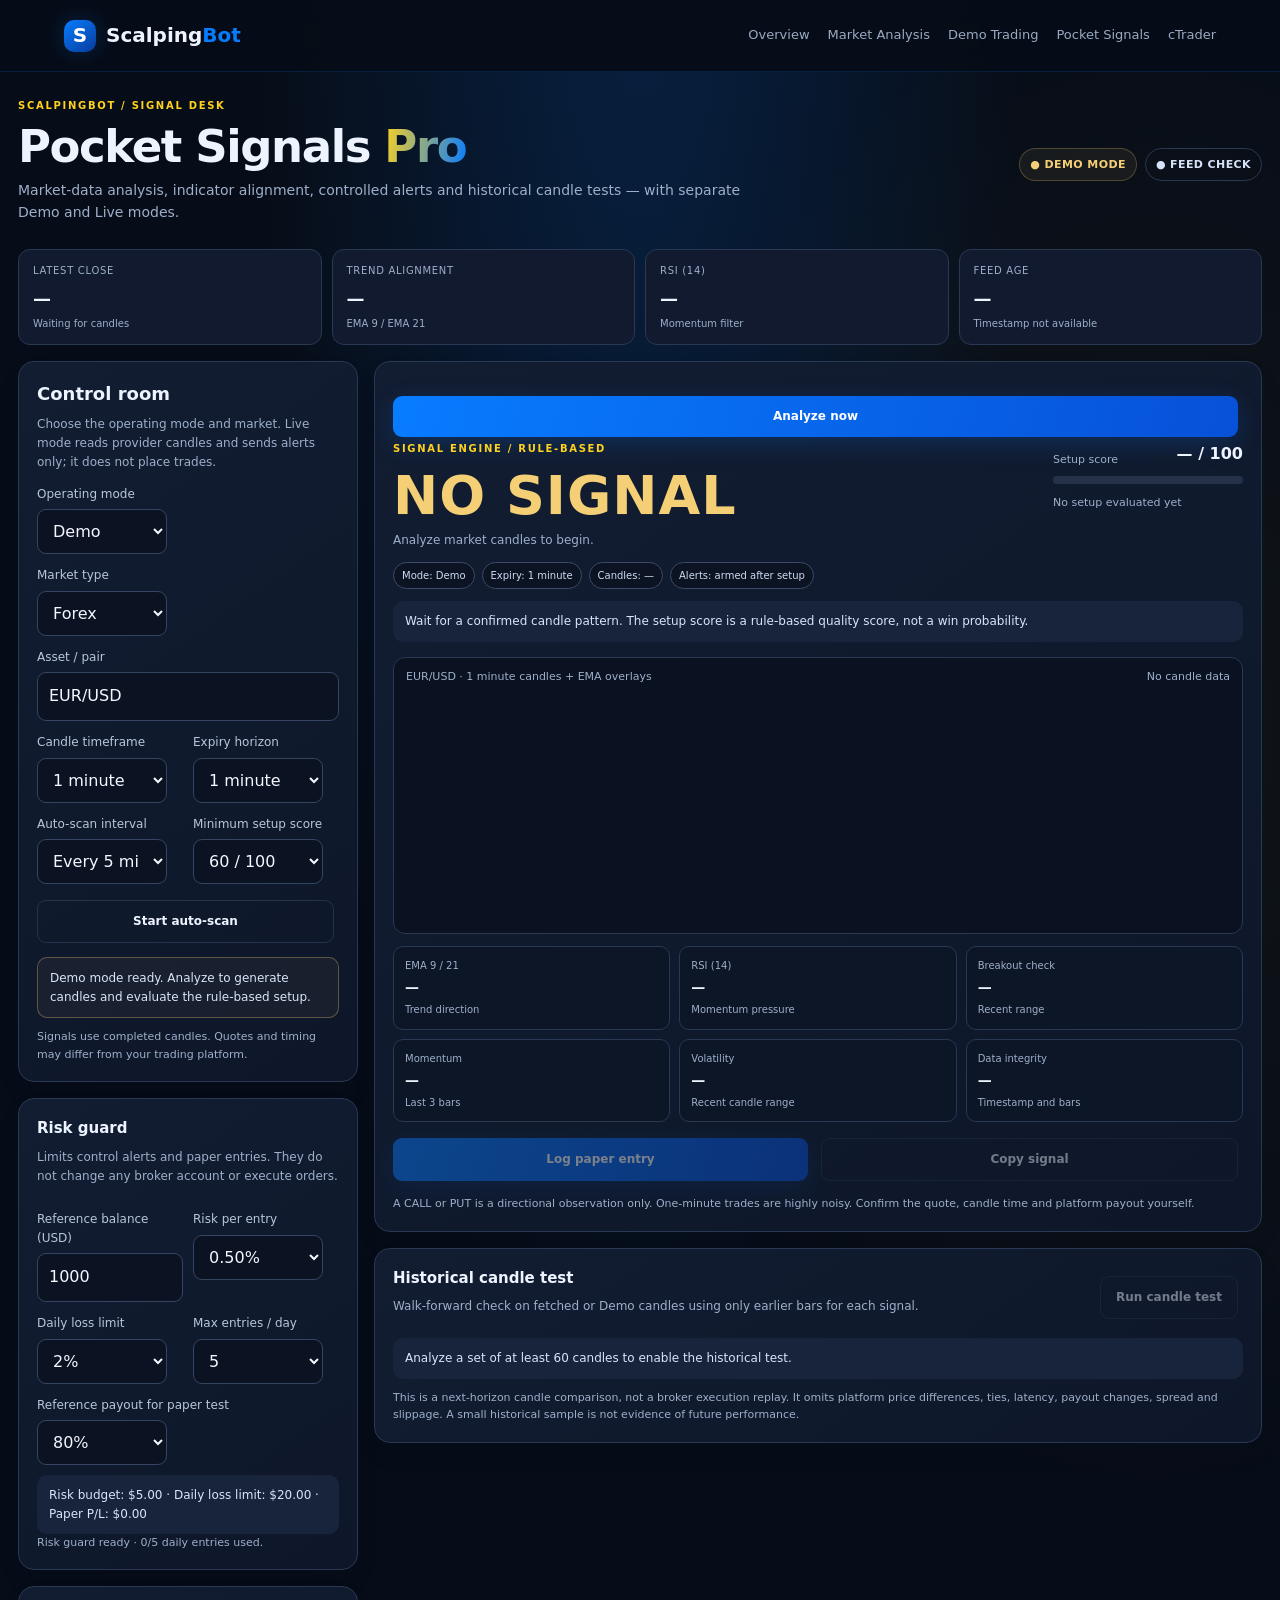
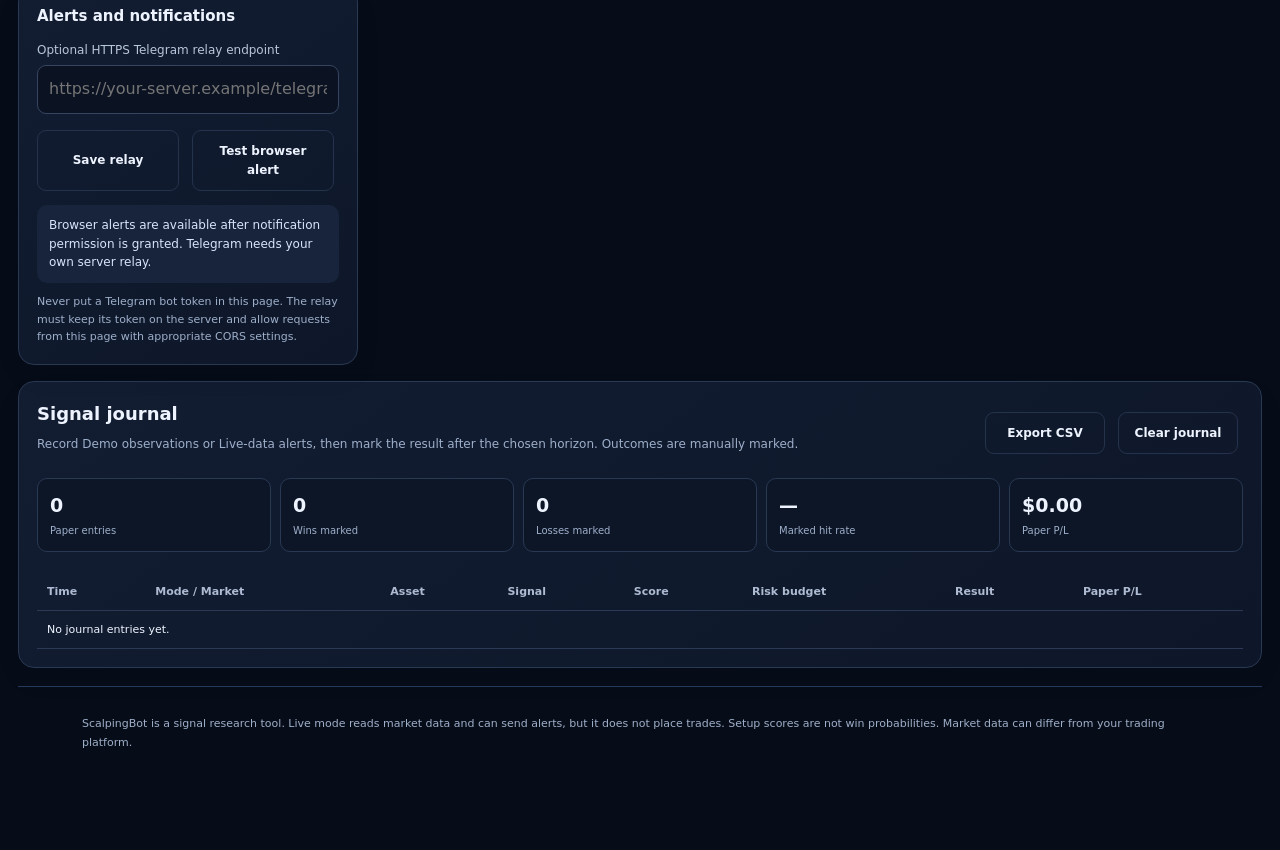
<file: pocket-signals.html>
<!doctype html>
<html lang="en">
<head>
<meta charset="utf-8">
<meta name="viewport" content="width=device-width,initial-scale=1">
<meta name="theme-color" content="#0b1020">
<meta name="description" content="ScalpingBot Pocket Signals: Demo research and Live forex market-data analysis with risk controls and historical candle testing.">
<title>Pocket Signals | ScalpingBot</title>
<link rel="stylesheet" href="styles.css?v=blue-yellow-theme-4">
<style>
:root{--sig-panel:#111a2e;--sig-border:#293853;--sig-muted:#9eafca;--sig-green:#42d6ad;--sig-red:#ff8585;--sig-gold:#f5cf75}
.signal-shell{max-width:1440px;margin:26px auto 70px;padding:0 18px}
.signal-hero{display:flex;justify-content:space-between;align-items:center;gap:20px;flex-wrap:wrap;margin-bottom:18px}
.signal-hero h1{font-size:clamp(30px,4vw,45px);line-height:1.12;margin:8px 0;letter-spacing:-1.4px}
.signal-hero p{color:var(--sig-muted);margin:8px 0;max-width:760px;font-size:14px}
.signal-badges{display:flex;gap:8px;flex-wrap:wrap;align-items:center}
.signal-badge{display:inline-flex;align-items:center;gap:7px;border:1px solid var(--sig-border);border-radius:999px;padding:7px 10px;font-size:11px;font-weight:800;letter-spacing:.4px}
.signal-badge.demo{color:var(--sig-gold);background:#f5cf7510;border-color:#f5cf7540}
.signal-badge.live{color:var(--sig-green);background:#42d6ad10;border-color:#42d6ad40}
.signal-badge.neutral{color:#d6e2f7}
.signal-layout{display:grid;grid-template-columns:minmax(260px,340px) minmax(0,1fr);gap:16px;align-items:start}
.signal-stack{display:grid;gap:16px;min-width:0}
.signal-card{background:linear-gradient(145deg,#121d32,#0e1729);border:1px solid var(--sig-border);border-radius:16px;padding:18px;color:#eef4ff;min-width:0;box-shadow:0 12px 30px #0000000a}
.signal-card h2,.signal-card h3{margin:0 0 12px}
.signal-card h2{font-size:18px}.signal-card h3{font-size:15px}
.signal-card .subhead{color:var(--sig-muted);font-size:12px;line-height:1.6;margin:-5px 0 12px}
.signal-card label{display:block;color:#b8c6dc;font-size:12px;margin:12px 0 6px}
.signal-card input,.signal-card select,.signal-card textarea{width:100%;box-sizing:border-box;border:1px solid #354561;border-radius:9px;background:#0b1222;color:#f4f7ff;padding:11px;font:inherit;min-width:0}
.signal-card input[type=checkbox]{width:auto;accent-color:var(--sig-green)}
.signal-card button{margin:4px 5px 4px 0}
.signal-card button:disabled{opacity:.45;cursor:not-allowed}
.signal-two{display:grid;grid-template-columns:1fr 1fr;gap:10px}
.signal-btnrow{display:flex;gap:8px;flex-wrap:wrap;margin-top:12px}
.signal-btnrow .btn{flex:1;min-width:120px}
.signal-note{font-size:11px;color:var(--sig-muted);line-height:1.6;margin:10px 0 0}
.signal-status{padding:11px 12px;border-radius:10px;background:#17243b;color:#d8e4fa;margin-top:10px;font-size:12px;line-height:1.55;overflow-wrap:anywhere}
.signal-status.good{border:1px solid #42d6ad50;background:#42d6ad0b}
.signal-status.warn{border:1px solid #f5cf7550;background:#f5cf750b}
.signal-status.bad{border:1px solid #ff858550;background:#ff85850b}
.signal-workhead{display:flex;justify-content:space-between;gap:15px;align-items:flex-start;flex-wrap:wrap}
.signal-side{font-size:clamp(32px,5vw,54px);line-height:1;font-weight:900;letter-spacing:1px;margin:13px 0 8px}
.signal-side.call{color:var(--sig-green)}.signal-side.put{color:var(--sig-red)}.signal-side.neutral{color:var(--sig-gold)}
.signal-meta{color:var(--sig-muted);font-size:12px}
.signal-meter{height:8px;background:#25324a;border-radius:999px;overflow:hidden;margin:8px 0}
.signal-meter span{display:block;height:100%;width:0;background:linear-gradient(90deg,#f5cf75,#42d6ad);transition:width .25s}
.signal-chiprow{display:flex;gap:7px;flex-wrap:wrap;margin:12px 0}
.signal-chip{font-size:10px;border:1px solid #3b4a66;border-radius:999px;padding:5px 8px;color:#cedbf0;background:#0c1424}
.signal-chart-wrap{margin-top:15px;border:1px solid var(--sig-border);border-radius:12px;padding:10px;background:#0a1221;overflow:hidden}
.signal-chart-title{display:flex;justify-content:space-between;gap:10px;flex-wrap:wrap;color:var(--sig-muted);font-size:11px;margin:0 2px 8px}
#priceChart{width:100%;height:230px;display:block}
.signal-metrics{display:grid;grid-template-columns:repeat(4,minmax(0,1fr));gap:10px;margin:0 0 16px}
.signal-metric{padding:13px 14px;border-radius:12px;border:1px solid var(--sig-border);background:#111a2e;min-width:0}
.signal-metric span{display:block;color:var(--sig-muted);font-size:10px;text-transform:uppercase;letter-spacing:.7px}
.signal-metric strong{display:block;font-size:18px;margin-top:6px;overflow-wrap:anywhere}
.signal-metric small{display:block;color:var(--sig-muted);font-size:10px;margin-top:3px}
.signal-indicators{display:grid;grid-template-columns:repeat(3,minmax(0,1fr));gap:9px;margin-top:12px}
.signal-indicator{border:1px solid var(--sig-border);border-radius:10px;background:#0d1627;padding:11px;min-width:0}
.signal-indicator span{display:block;font-size:10px;color:var(--sig-muted)}
.signal-indicator strong{display:block;font-size:14px;margin-top:4px;overflow-wrap:anywhere}
.signal-indicator small{display:block;font-size:10px;color:var(--sig-muted);margin-top:3px}
.signal-journal-top{display:flex;justify-content:space-between;align-items:center;gap:12px;flex-wrap:wrap}
.signal-statrow{display:grid;grid-template-columns:repeat(5,minmax(0,1fr));gap:9px;margin:12px 0}
.signal-stat{background:#0d1627;border:1px solid var(--sig-border);border-radius:10px;padding:12px;min-width:0}
.signal-stat strong{display:block;font-size:19px;overflow-wrap:anywhere}
.signal-stat span{display:block;font-size:10px;color:var(--sig-muted);margin-top:3px}
.signal-table-wrap{overflow-x:auto}
.signal-table{width:100%;border-collapse:collapse;margin-top:9px;min-width:710px}
.signal-table th,.signal-table td{text-align:left;padding:10px;border-bottom:1px solid #2b3954;font-size:11px;white-space:nowrap}
.signal-table th{color:#aebbd2;font-weight:700}
.signal-table td select{background:#0b1222;color:#f4f7ff;border:1px solid #354561;border-radius:7px;padding:6px;max-width:120px}
.signal-lock{font-size:11px;color:var(--sig-muted);line-height:1.55}
.signal-footer{margin:18px 0;color:var(--sig-muted);font-size:11px;line-height:1.7}
.signal-link{color:var(--sig-green);text-decoration:underline;text-underline-offset:3px}
.signal-inline{display:flex;gap:8px;align-items:center;flex-wrap:wrap}
.signal-inline label{display:flex;align-items:center;gap:7px;margin:8px 0}
.signal-divider{height:1px;background:var(--sig-border);margin:15px 0}
.analysis-loader{display:flex;align-items:center;gap:14px;padding:16px;border:1px solid #4773b8;border-radius:14px;background:linear-gradient(120deg,#102443,#111a2e);margin-bottom:14px}.analysis-spinner{width:34px;height:34px;flex:0 0 34px;border:4px solid #385173;border-top-color:#42d6ad;border-right-color:#1684ff;border-radius:50%;animation:signal-spin .8s linear infinite}.analysis-loader strong{display:block;font-size:14px}.analysis-loader p{margin:4px 0 0;color:var(--sig-muted);font-size:12px;line-height:1.5}.analysis-loader[hidden]{display:none!important}@keyframes signal-spin{to{transform:rotate(360deg)}}@media(prefers-reduced-motion:reduce){.analysis-spinner{animation:none;border-top-color:#42d6ad}}
[hidden]{display:none!important}
@media(max-width:980px){.signal-layout{grid-template-columns:minmax(240px,300px) minmax(0,1fr)}.signal-metrics{grid-template-columns:repeat(2,minmax(0,1fr))}.signal-statrow{grid-template-columns:repeat(3,minmax(0,1fr))}}
@media(max-width:720px){.signal-shell{padding:0 12px;margin-top:18px}.signal-layout{grid-template-columns:1fr}.signal-stack:first-child{order:2}.signal-stack:last-child{order:1}.signal-indicators{grid-template-columns:repeat(2,minmax(0,1fr))}.signal-statrow{grid-template-columns:repeat(2,minmax(0,1fr))}.signal-hero h1{font-size:32px}.signal-card{padding:14px}#priceChart{height:195px}}
@media(prefers-reduced-motion:reduce){.signal-meter span{transition:none}}
</style>
</head>
<body class="workspace-page">
<header class="topbar">
<a class="brand" href="index.html"><span class="brand-mark">S</span><span>Scalping<span class="accent">Bot</span></span></a>
<nav class="workspace-links signal-nav"><a href="dashboard.html">Overview</a><a href="market.html">Market Analysis</a><a href="demo.html">Demo Trading</a><a class="active" href="pocket-signals.html">Pocket Signals</a><a href="ctrader.html">cTrader</a></nav>
</header>
<main class="signal-shell">
<section class="signal-hero">
<div>
<div class="eyebrow">SCALPINGBOT / SIGNAL DESK</div>
<h1>Pocket Signals <span class="gradient">Pro</span></h1>
<p>Market-data analysis, indicator alignment, controlled alerts and historical candle tests — with separate Demo and Live modes.</p>
</div>
<div class="signal-badges">
<span id="modeBadge" class="signal-badge demo">● DEMO MODE</span>
<span id="connectionBadge" class="signal-badge neutral">● FEED NOT CHECKED</span>
</div>
</section>
<section class="signal-metrics" aria-label="Live market metrics">
<div class="signal-metric"><span>Latest close</span><strong id="metricPrice">—</strong><small id="metricAsset">Waiting for candles</small></div>
<div class="signal-metric"><span>Trend alignment</span><strong id="metricTrend">—</strong><small id="metricTrendNote">EMA 9 / EMA 21</small></div>
<div class="signal-metric"><span>RSI (14)</span><strong id="metricRsi">—</strong><small id="metricRsiNote">Momentum filter</small></div>
<div class="signal-metric"><span>Feed age</span><strong id="metricAge">—</strong><small id="metricAgeNote">Timestamp not available</small></div>
</section>
<section class="signal-layout">
<div class="signal-stack">
<section class="signal-card">
<h2>Control room</h2>
<p class="subhead">Choose the operating mode and market. Live mode reads provider candles and sends alerts only; it does not place trades.</p>
<label for="modeSelect">Operating mode</label>
<select id="modeSelect"><option value="demo">Demo</option><option value="live">Live market data</option></select>
<label for="marketType">Market type</label>
<select id="marketType"><option value="forex">Forex</option><option value="otc">Pocket Option OTC — Demo only</option></select>
<label for="asset">Asset / pair</label>
<input id="asset" type="text" list="assetSuggestions" value="EUR/USD" maxlength="15" autocomplete="off" autocapitalize="characters" spellcheck="false" placeholder="e.g. EUR/USD or AUD/JPY">
<datalist id="assetSuggestions">
<option value="EUR/USD"><option value="GBP/USD"><option value="USD/JPY"><option value="AUD/USD"><option value="EUR/JPY"><option value="XAU/USD"><option value="GBP/JPY"><option value="EUR/GBP"><option value="USD/CAD"><option value="NZD/USD">
</datalist>
<div class="signal-two">
<div><label for="interval">Candle timeframe</label><select id="interval"><option value="1min">1 minute</option><option value="5min">5 minutes</option><option value="15min">15 minutes</option></select></div>
<div><label for="expiry">Expiry horizon</label><select id="expiry"><option value="1">1 minute</option><option value="5">5 minutes</option><option value="15">15 minutes</option></select></div>
</div>
<div id="apiBox" hidden>
<div class="signal-divider"></div>
<label for="marketApiKey">Live data access key</label>
<input id="marketApiKey" type="password" autocomplete="off" spellcheck="false" placeholder="Enter access key">
<div class="signal-btnrow"><button class="btn outline" id="saveMarketKey" type="button">Save key</button><button class="btn outline" id="clearMarketKey" type="button">Forget key</button></div>
<p class="signal-note">Kept only for this browser session.</p>
</div>
<div class="signal-two">
<div><label for="autoRate">Auto-scan interval</label><select id="autoRate"><option value="60000">Every 1 minute</option><option value="300000" selected>Every 5 minutes</option></select></div>
<div><label for="minScore">Minimum setup score</label><select id="minScore"><option value="55">55 / 100</option><option value="60" selected>60 / 100</option><option value="70">70 / 100</option><option value="80">80 / 100</option></select></div>
</div>
<div class="signal-btnrow">
<button class="btn outline" id="autoBtn" type="button">Start auto-scan</button>
</div>
<div id="feedStatus" class="signal-status warn" role="status" aria-live="polite">Choose Demo or Live and analyze to check the feed.</div>
<p class="signal-note">Signals use completed candles. Quotes and timing may differ from your trading platform.</p>
</section>
<section class="signal-card">
<h3>Risk guard</h3>
<p class="subhead">Limits control alerts and paper entries. They do not change any broker account or execute orders.</p>
<div class="signal-two">
<div><label for="demoBalanceInput">Reference balance (USD)</label><input id="demoBalanceInput" type="number" min="1" step="1" value="1000"></div>
<div><label for="riskPct">Risk per entry</label><select id="riskPct"><option value="0.25">0.25%</option><option value="0.5" selected>0.50%</option><option value="1">1.00%</option></select></div>
</div>
<div class="signal-two">
<div><label for="dailyLimit">Daily loss limit</label><select id="dailyLimit"><option value="1">1%</option><option value="2" selected>2%</option><option value="3">3%</option><option value="5">5%</option></select></div>
<div><label for="maxSignals">Max entries / day</label><select id="maxSignals"><option value="3">3</option><option value="5" selected>5</option><option value="10">10</option><option value="20">20</option></select></div>
</div>
<label for="payoutPct">Reference payout for paper test</label>
<select id="payoutPct"><option value="70">70%</option><option value="80" selected>80%</option><option value="85">85%</option><option value="90">90%</option></select>
<div class="signal-status" id="riskSummary">Risk budget: $5.00 · Daily loss limit: $20.00 · Paper P/L: $0.00</div>
<div class="signal-lock" id="riskLockText">Risk guard ready. New paper entries will be blocked at the daily limit.</div>
</section>
<section class="signal-card">
<h3>Alerts and notifications</h3>
<label for="telegramWebhook">Optional HTTPS Telegram relay endpoint</label>
<input id="telegramWebhook" type="url" autocomplete="off" placeholder="https://your-server.example/telegram-alert">
<div class="signal-btnrow"><button class="btn outline" id="saveAlertSettings" type="button">Save relay</button><button class="btn outline" id="testNotification" type="button">Test browser alert</button></div>
<div class="signal-status" id="alertStatus" role="status" aria-live="polite">Browser alerts are available after notification permission is granted. Telegram needs your own server relay.</div>
<p class="signal-note">Never put a Telegram bot token in this page. The relay must keep its token on the server and allow requests from this page with appropriate CORS settings.</p>
</section>
</div>
<div class="signal-stack">
<section class="signal-card">
<div id="analysisLoader" class="analysis-loader" role="status" aria-live="polite" hidden><span class="analysis-spinner" aria-hidden="true"></span><div><strong>Analyzing market conditions…</strong><p>Checking candle freshness, trend alignment, momentum and setup confirmation. Please wait.</p></div></div>
<div class="signal-btnrow"><button class="btn primary" id="analyzeBtn" type="button">Analyze now</button></div>
<div class="signal-workhead">
<div>
<div class="eyebrow">SIGNAL ENGINE / RULE-BASED</div>
<div id="signalSide" class="signal-side neutral">NO SIGNAL</div>
<div id="signalAsset" class="signal-meta">Analyze market candles to begin.</div>
</div>
<div style="min-width:130px;max-width:190px;flex:1">
<div class="signal-inline" style="justify-content:space-between"><span class="signal-note">Setup score</span><strong id="scoreValue">— / 100</strong></div>
<div class="signal-meter" aria-label="Setup score"><span id="scoreMeter"></span></div>
<div id="scoreLabel" class="signal-note">No setup evaluated yet</div>
</div>
</div>
<div class="signal-chiprow">
<span id="modeChip" class="signal-chip">Mode: Demo</span>
<span id="expiryChip" class="signal-chip">Expiry: 1 minute</span>
<span id="candleChip" class="signal-chip">Candles: —</span>
<span id="alertChip" class="signal-chip">Alerts: armed after setup</span>
</div>
<div id="signalReason" class="signal-status">Wait for a confirmed candle pattern. The setup score is a rule-based quality score, not a win probability.</div>
<div class="signal-chart-wrap">
<div class="signal-chart-title"><span id="chartTitle">Price candles + EMA 9 / EMA 21</span><span id="chartTimestamp">No candle data</span></div>
<canvas id="priceChart" width="900" height="260" aria-label="Price candle chart with moving average overlays">Chart appears after candles load.</canvas>
</div>
<div class="signal-indicators">
<div class="signal-indicator"><span>EMA 9 / 21</span><strong id="indTrend">—</strong><small id="indTrendDetail">Trend direction</small></div>
<div class="signal-indicator"><span>RSI (14)</span><strong id="indRsi">—</strong><small id="indRsiDetail">Momentum pressure</small></div>
<div class="signal-indicator"><span>Breakout check</span><strong id="indBreakout">—</strong><small id="indBreakoutDetail">Recent range</small></div>
<div class="signal-indicator"><span>Momentum</span><strong id="indMomentum">—</strong><small id="indMomentumDetail">Last 3 bars</small></div>
<div class="signal-indicator"><span>Volatility</span><strong id="indVolatility">—</strong><small id="indVolatilityDetail">Recent candle range</small></div>
<div class="signal-indicator"><span>Data integrity</span><strong id="indIntegrity">—</strong><small id="indIntegrityDetail">Timestamp and bars</small></div>
</div>
<div class="signal-btnrow">
<button class="btn primary" id="logPaper" type="button" disabled>Log paper entry</button>
<button class="btn outline" id="copySignal" type="button" disabled>Copy signal</button>
</div>
<p class="signal-note">A CALL or PUT is a directional observation only. One-minute trades are highly noisy. Confirm the quote, candle time and platform payout yourself.</p>
</section>
<section class="signal-card">
<div class="signal-journal-top">
<div><h3>Historical candle test</h3><p class="subhead">Walk-forward check on fetched or Demo candles using only earlier bars for each signal.</p></div>
<button class="btn outline" id="runBacktest" type="button" disabled>Run candle test</button>
</div>
<div id="backtestStatus" class="signal-status">Analyze a set of at least 60 candles to enable the historical test.</div>
<div id="backtestStats" class="signal-statrow" hidden>
<div class="signal-stat"><strong id="btTrades">0</strong><span>Signals tested</span></div>
<div class="signal-stat"><strong id="btWins">0</strong><span>Higher / lower wins</span></div>
<div class="signal-stat"><strong id="btRate">—</strong><span>Directional hit rate</span></div>
<div class="signal-stat"><strong id="btScore">—</strong><span>Average setup score</span></div>
<div class="signal-stat"><strong id="btHorizon">—</strong><span>Test horizon</span></div>
</div>
<p class="signal-note">This is a next-horizon candle comparison, not a broker execution replay. It omits platform price differences, ties, latency, payout changes, spread and slippage. A small historical sample is not evidence of future performance.</p>
</section>
</div>
</section>
<section class="signal-card" style="margin-top:16px">
<div class="signal-journal-top">
<div><h2>Signal journal</h2><p class="subhead">Record Demo observations or Live-data alerts, then mark the result after the chosen horizon. Outcomes are manually marked.</p></div>
<div class="signal-btnrow" style="margin:0"><button class="btn outline" id="exportJournal" type="button">Export CSV</button><button class="btn outline" id="clearJournal" type="button">Clear journal</button></div>
</div>
<div class="signal-statrow">
<div class="signal-stat"><strong id="journalCount">0</strong><span>Paper entries</span></div>
<div class="signal-stat"><strong id="winCount">0</strong><span>Wins marked</span></div>
<div class="signal-stat"><strong id="lossCount">0</strong><span>Losses marked</span></div>
<div class="signal-stat"><strong id="winRate">—</strong><span>Marked hit rate</span></div>
<div class="signal-stat"><strong id="journalPnl">$0.00</strong><span>Paper P/L</span></div>
</div>
<div class="signal-table-wrap"><table class="signal-table"><thead><tr><th>Time</th><th>Mode / Market</th><th>Asset</th><th>Signal</th><th>Score</th><th>Risk budget</th><th>Result</th><th>Paper P/L</th></tr></thead><tbody id="journalRows"><tr><td colspan="8">No journal entries yet.</td></tr></tbody></table></div>
</section>
<footer class="signal-footer">ScalpingBot is a signal research tool. Live mode reads market data and can send alerts, but it does not place trades. Setup scores are not win probabilities. Market data can differ from your trading platform.</footer>
</main>
<script>
(() => {
  "use strict";
  const $ = id => document.getElementById(id);
  const STORE = "pocketSignalLab-v2";
  const LEGACY = "pocketSignalLab-v1";
  const state = {
    candles: [], signal: null, journal: [],
    autoTimer: null, busy: false, lastAlertFingerprint: "", consecutiveErrors: 0
  };
  const fmtMoney = n => (n < 0 ? "-$" : "$") + Math.abs(Number(n) || 0).toLocaleString(undefined,{minimumFractionDigits:2,maximumFractionDigits:2});
  const round = (n,d=2) => Number(n).toFixed(d);
  const localDayKey = (date = new Date()) => [date.getFullYear(),String(date.getMonth()+1).padStart(2,"0"),String(date.getDate()).padStart(2,"0")].join("-");
  const isLive = () => $("modeSelect").value === "live";
  const timeframeMinutes = () => parseInt($("interval").value,10) || 1;
  const expiryMinutes = () => parseInt($("expiry").value,10) || 1;
  const escapeHtml = s => String(s ?? "").replace(/[&<>"']/g,c=>({"&":"&amp;","<":"&lt;",">":"&gt;",'"':"&quot;","'":"&#39;"}[c]));
  function normalizeAsset(value) {
    let raw = String(value || "").trim().toUpperCase().replace(/\s+/g, "");
    if (/^GOLD\(?XAU\/USD\)?$/.test(raw)) return "XAU/USD";
    raw = raw.replace(/-/g, "/");
    const parts = raw.split("/").filter(Boolean);
    if (parts.length === 1 && /^[A-Z]{6}$/.test(parts[0])) {
      return parts[0].slice(0, 3) + "/" + parts[0].slice(3);
    }
    if (parts.length === 2 && parts.every(part => /^[A-Z]{3}$/.test(part))) {
      return parts.join("/");
    }
    return "";
  }
  function resetSignalView(message = "Analyze current settings before using a signal.") {
    state.signal = null;
    $("signalSide").textContent = "NO SIGNAL";
    $("signalSide").className = "signal-side neutral";
    $("signalAsset").textContent = "No current setup";
    $("scoreValue").textContent = "— / 100";
    $("scoreMeter").style.width = "0";
    $("scoreLabel").textContent = message;
    $("signalReason").textContent = message;
    $("signalReason").className = "signal-status warn";
    $("modeChip").textContent = "Mode: " + $("modeSelect").value.toUpperCase();
    $("expiryChip").textContent = "Expiry: " + expiryMinutes() + "m";
    $("candleChip").textContent = "Candles: —";
    $("alertChip").textContent = "Alerts: waiting for analysis";
    $("logPaper").disabled = true;
    $("copySignal").disabled = true;
  }
  function resetMarketState(message = "Settings changed. Analyze again to load matching candle data.") {
    state.candles = [];
    resetSignalView(message);
    drawChart([]);
    $("metricPrice").textContent = "—";
    $("metricAsset").textContent = "Waiting for candles";
    $("metricTrend").textContent = "—";
    $("metricTrendNote").textContent = "EMA 9 / EMA 21";
    $("metricRsi").textContent = "—";
    $("metricRsiNote").textContent = "Momentum filter";
    $("metricAge").textContent = "—";
    $("metricAgeNote").textContent = "Timestamp not available";
    ["indTrend","indRsi","indBreakout","indMomentum","indVolatility","indIntegrity"].forEach(id=>$(id).textContent="—");
    ["indTrendDetail","indRsiDetail","indBreakoutDetail","indMomentumDetail","indVolatilityDetail","indIntegrityDetail"].forEach(id=>$(id).textContent="Waiting for new data");
    $("chartTimestamp").textContent = "No candle data";
    $("runBacktest").disabled = true;
    $("backtestStats").hidden = true;
    $("backtestStatus").textContent = "Analyze a set of at least 60 candles to enable the historical test.";
    $("backtestStatus").className = "signal-status";
  }
  function loadSettings() {
    let saved = {};
    try { saved = JSON.parse(localStorage.getItem(STORE) || localStorage.getItem(LEGACY) || "{}"); } catch(e) { saved = {}; }
    if (saved.mode === "live" || saved.mode === "demo") $("modeSelect").value = saved.mode;
    const savedAsset = normalizeAsset(saved.asset);
    if (savedAsset) $("asset").value = savedAsset;
    try { $("marketApiKey").value = sessionStorage.getItem("pocketSignalLiveKey") || ""; } catch(e) { $("marketApiKey").value = ""; }
    if (saved.marketType === "forex" || saved.marketType === "otc") $("marketType").value = saved.marketType;
    if (["1min","5min","15min"].includes(saved.interval)) $("interval").value = saved.interval;
    if (["1","5","15"].includes(String(saved.expiry))) $("expiry").value = String(saved.expiry);
    if (["55","60","70","80"].includes(String(saved.minScore))) $("minScore").value = String(saved.minScore);
    if (["0.25","0.5","1"].includes(String(saved.riskPct))) $("riskPct").value = String(saved.riskPct);
    if (["1","2","3","5"].includes(String(saved.dailyLimit))) $("dailyLimit").value = String(saved.dailyLimit);
    if (["3","5","10","20"].includes(String(saved.maxSignals))) $("maxSignals").value = String(saved.maxSignals);
    if (["70","80","85","90"].includes(String(saved.payoutPct))) $("payoutPct").value = String(saved.payoutPct);
    if (["60000","300000"].includes(String(saved.autoRate))) $("autoRate").value = String(saved.autoRate);
    if (saved.demoBalance) $("demoBalanceInput").value = saved.demoBalance;
    if (Array.isArray(saved.journal)) state.journal = saved.journal;
    state.lastAlertFingerprint = saved.lastAlertFingerprint || "";
    $("telegramWebhook").value = saved.webhook || "";
    $("marketApiKey").value = saved.marketApiKey || "";
    syncControls();
    try { localStorage.removeItem(LEGACY); } catch(e) {}
    renderJournal();
    updateRisk();
  }
  function persist() {
    try {
      localStorage.setItem(STORE, JSON.stringify({
        mode:$("modeSelect").value,asset:$("asset").value,marketType:$("marketType").value,
        interval:$("interval").value,expiry:$("expiry").value,minScore:$("minScore").value,
        riskPct:$("riskPct").value,dailyLimit:$("dailyLimit").value,maxSignals:$("maxSignals").value,
        payoutPct:$("payoutPct").value,autoRate:$("autoRate").value,demoBalance:$("demoBalanceInput").value,
        journal:state.journal,webhook:$("telegramWebhook").value.trim(),
        lastAlertFingerprint:state.lastAlertFingerprint
      }));
    } catch(e) { setFeedStatus("Browser storage is unavailable. Settings may not persist after this page closes.","warn"); }
  }
  function syncControls() {
    const live = isLive();
    $("apiBox").hidden = !live;
    $("modeBadge").className = "signal-badge " + (live ? "live" : "demo");
    $("modeBadge").textContent = live ? "● LIVE DATA MODE" : "● DEMO MODE";
    $("modeChip").textContent = "Mode: " + (live ? "Live data" : "Demo");
    $("marketType").disabled = live;
    if (live) $("marketType").value = "forex";
    $("expiryChip").textContent = "Expiry: " + expiryMinutes() + " minute" + (expiryMinutes()===1?"":"s");
    $("chartTitle").textContent = $("asset").value + " · " + $("interval").selectedOptions[0].text + " candles + EMA overlays";
    $("modeBadge").title = live ? "Live third-party market data and alerting only; no broker orders." : "Demo data only; no broker orders.";
    persist();
  }
  function setFeedStatus(message, kind = "warn") {
    const el = $("feedStatus");
    el.className = "signal-status " + kind;
    el.textContent = message;
    $("connectionBadge").className = "signal-badge " + (kind === "good" ? "live" : kind === "bad" ? "demo" : "neutral");
    $("connectionBadge").textContent = kind === "good" ? "● FEED READY" : kind === "bad" ? "● FEED ERROR" : "● FEED CHECK";
  }
  function assetBase() {
    const symbol = normalizeAsset($("asset").value);
    const known = {"EUR/USD":1.082,"GBP/USD":1.276,"USD/JPY":149.8,"AUD/USD":0.662,"EUR/JPY":162.3,"XAU/USD":2380};
    return known[symbol] || (symbol.endsWith("/JPY") ? 150 : symbol.startsWith("XAU/") ? 2380 : 1);
  }
  function generateDemoCandles(count = 150) {
    const symbol = normalizeAsset($("asset").value);
    const base = assetBase(), isJPY = symbol.endsWith("/JPY"), gold = symbol.startsWith("XAU/");
    const unit = gold ? 1.5 : isJPY ? 0.035 : base * 0.00022;
    const step = timeframeMinutes() * 60000, now = Math.floor(Date.now() / step) * step - step, candles = [];
    let price = base, drift = 0;
    for (let i = count-1; i >= 0; i--) {
      const t = now - i*step;
      if (i % 19 === 0) drift = (Math.random() - 0.5) * unit * 0.7;
      const open = price;
      const cyclical = Math.sin((count-i)/8) * unit * 0.16;
      const change = drift + cyclical + (Math.random()-0.5) * unit * 1.35;
      const close = Math.max(base * 0.5,open + change);
      const wick = Math.random() * unit * 0.5;
      candles.push({
        time:new Date(t).toISOString(),timeMs:t,open,
        high:Math.max(open,close)+wick,low:Math.min(open,close)-wick,close,
        volume:null
      });
      price = close;
    }
    return candles;
  }
  function providerTimeMs(value) {
    if (!value) return null;
    const d = new Date(String(value).replace(" ","T") + "Z");
    const t = d.getTime();
    return Number.isFinite(t) ? t : null;
  }
  async function fetchLiveCandles() {
    const key = $("marketApiKey").value.trim();
    if (!key) throw new Error("Enter your Live data key, then select Save key.");
    if ($("marketType").value === "otc") throw new Error("OTC quotes are not available from the Live forex feed. Switch to Demo for OTC.");
    const pair = normalizeAsset($("asset").value);
    if (!pair) throw new Error("Enter a valid asset pair, such as EUR/USD.");
    const params = new URLSearchParams({symbol:pair,interval:$("interval").value,outputsize:"150",timezone:"UTC",order:"desc",apikey:key});
    const controller = new AbortController();
    const timeout = setTimeout(()=>controller.abort(),12000);
    let response, data;
    try {
      response = await fetch("https://api.twelvedata.com/time_series?"+params.toString(),{signal:controller.signal,cache:"no-store"});
      if (!response.ok) {
        if(response.status===429)throw new Error("Live data service request quota reached. Wait for the quota window or reduce auto-scan frequency.");
        if(response.status===401||response.status===403)throw new Error("Live data service denied access. Check your API key and provider plan.");
        throw new Error("Market provider returned HTTP "+response.status+".");
      }
      data = await response.json();
    } catch (error) {
      if (error && error.name === "AbortError") throw new Error("The market data request timed out. Check your connection and try again.");
      throw error;
    } finally { clearTimeout(timeout); }
    if (data.status === "error" || !Array.isArray(data.values)) {
      const message = data.message || "No candle data returned.";
      if (/api.?key|unauthorized|permission|invalid.*key/i.test(message)) throw new Error("Live data service rejected the key or access. Check the key and the provider plan.");
      if (/limit|credit|429|too many/i.test(message)) throw new Error("Live data service request quota reached. Wait for the quota window or reduce auto-scan frequency.");
      throw new Error(message);
    }
    const candles = data.values.map(v => ({
      time:v.datetime,timeMs:providerTimeMs(v.datetime),open:Number(v.open),
      high:Number(v.high),low:Number(v.low),close:Number(v.close),volume:Number(v.volume)||null
    })).filter(c=>Number.isFinite(c.open)&&Number.isFinite(c.high)&&Number.isFinite(c.low)&&Number.isFinite(c.close)&&c.close>0&&c.open>0&&c.high>=c.low);
    candles.sort((a,b)=>(a.timeMs||0)-(b.timeMs||0));
    const intervalMs = timeframeMinutes() * 60000;
    const completed = candles.filter(c=>!c.timeMs || c.timeMs + intervalMs <= Date.now() - 500);
    if (completed.length < 40) throw new Error("Provider returned only "+completed.length+" completed valid candles; at least 40 are needed for stable indicator calculations.");
    return completed;
  }
  function ema(values, period) {
    if (!values.length) return [];
    const k = 2/(period+1), out = [values[0]];
    for (let i=1;i<values.length;i++) out.push(values[i]*k + out[i-1]*(1-k));
    return out;
  }
  function rsi(values, period = 14) {
    if (values.length <= period) return 50;
    let gains=0, losses=0;
    for (let i=values.length-period;i<values.length;i++) {
      const delta=values[i]-values[i-1];
      if (delta>0) gains+=delta; else losses-=delta;
    }
    if (losses===0) return gains===0?50:100;
    return 100 - 100/(1+gains/losses);
  }
  function median(values) {
    if (!values.length) return 0;
    const v=values.slice().sort((a,b)=>a-b), m=Math.floor(v.length/2);
    return v.length%2?v[m]:(v[m-1]+v[m])/2;
  }
  function evaluateSetup(candles) {
    if (candles.length < 30) return {side:"NONE",score:0,reason:"Need at least 30 valid candles.",indicators:{}};
    const closes=candles.map(x=>x.close), fast=ema(closes,9), slow=ema(closes,21);
    const last=candles[candles.length-1], prev=candles[candles.length-2], close=last.close;
    const r=rsi(closes,14), momentum=close-closes[closes.length-4];
    const momUp=momentum>0, momDown=momentum<0;
    const trendUp=fast[fast.length-1]>slow[slow.length-1] && close>fast[fast.length-1];
    const trendDown=fast[fast.length-1]<slow[slow.length-1] && close<fast[fast.length-1];
    const side=(trendUp&&momUp)?"CALL":(trendDown&&momDown)?"PUT":"NONE";
    const prior=candles.slice(-7,-1);
    const priorHigh=Math.max(...prior.map(x=>x.high)), priorLow=Math.min(...prior.map(x=>x.low));
    const breakoutUp=close>priorHigh, breakoutDown=close<priorLow;
    const range=Math.max(0,last.high-last.low), body=Math.abs(last.close-last.open);
    const directionalBody=range>0 ? body/range : 0;
    const bodyMatches=(side==="CALL"&&last.close>last.open)||(side==="PUT"&&last.close<last.open);
    const ranges=candles.slice(-16,-1).map(x=>Math.max(0,x.high-x.low)).filter(x=>x>0);
    const baseline=median(ranges);
    const volRatio=baseline>0?range/baseline:1;
    const volatilityOK=volRatio>=0.45&&volRatio<=2.8;
    let score=0; const reasons=[];
    if(side!=="NONE"){score+=25;reasons.push("EMA 9 / EMA 21 trend and short momentum align");}
    const emaGap=Math.abs(fast[fast.length-1]-slow[slow.length-1]);
    if(side!=="NONE"&&baseline>0&&emaGap>=baseline*0.12){score+=10;reasons.push("EMA spacing supports a decisive trend");}
    if(side==="CALL"&&r>=52&&r<=76){score+=15;reasons.push("RSI supports upward pressure without extreme extension");}
    if(side==="PUT"&&r<=48&&r>=24){score+=15;reasons.push("RSI supports downward pressure without extreme extension");}
    if(side==="CALL"&&breakoutUp){score+=20;reasons.push("close broke above the recent candle range");}
    if(side==="PUT"&&breakoutDown){score+=20;reasons.push("close broke below the recent candle range");}
    if(bodyMatches&&directionalBody>=0.5){score+=10;reasons.push("latest candle body supports the direction");}
    if(volatilityOK){score+=10;reasons.push("recent candle range is within the engine's volatility band");}
    const momentumMagnitude = Math.abs(momentum)/(Math.max(baseline,close*0.000001));
    if(momentumMagnitude>=0.25){score+=10;reasons.push("three-bar momentum is meaningful relative to recent range");}
    score=Math.min(100,score);
    const minimum=Number($("minScore").value)||60;
    let resultSide=side;
    if(side==="NONE"||score<minimum) resultSide="NONE";
    let reason;
    if(resultSide==="NONE") {
      reason = side==="NONE" ? "No directional agreement yet. Wait for trend and momentum to align." : "Setup score is below your "+minimum+"/100 threshold. No entry alert.";
      if(reasons.length) reason += " Checks: "+reasons.join("; ")+".";
    } else {
      reason=reasons.join("; ")+". This is a rule-based setup score, not a win probability.";
    }
    return {side:resultSide,rawSide:side,score,reason,indicators:{
      fast:fast[fast.length-1],slow:slow[slow.length-1],rsi:r,
      trend:trendUp?"UP":trendDown?"DOWN":"MIXED",
      breakout:breakoutUp?"UP BREAK":breakoutDown?"DOWN BREAK":"NONE",
      momentum:momUp?"UP":momDown?"DOWN":"FLAT",
      volatility:volatilityOK?"NORMAL":"OUTSIDE BAND",volRatio,
      integrity:"CHECKED",close,latestTime:last.time,timeMs:last.timeMs
    }};
  }
  function drawChart(candles) {
    const canvas=$("priceChart"), rect=canvas.getBoundingClientRect(), cssWidth=Math.max(300,rect.width||700), cssHeight=230;
    const dpr=Math.max(1,window.devicePixelRatio||1);
    canvas.width=Math.round(cssWidth*dpr); canvas.height=Math.round(cssHeight*dpr);
    const ctx=canvas.getContext("2d"); if(!ctx)return;
    ctx.setTransform(dpr,0,0,dpr,0,0); ctx.clearRect(0,0,cssWidth,cssHeight);
    ctx.fillStyle="#0a1221";ctx.fillRect(0,0,cssWidth,cssHeight);
    if(!candles.length){ctx.fillStyle="#9eafca";ctx.font="12px system-ui";ctx.fillText("Analyze to load candles",15,28);return;}
    const shown=candles.slice(-65), closes=shown.map(x=>x.close), fast=ema(closes,9), slow=ema(closes,21);
    const hi=Math.max(...shown.map(x=>x.high)), lo=Math.min(...shown.map(x=>x.low)), pad=(hi-lo)*0.13||Math.abs(hi)*0.0001;
    const top=12,bottom=cssHeight-20,left=10,right=cssWidth-10, plotH=bottom-top, plotW=right-left;
    const y=v=>bottom-((v-(lo-pad))/((hi+pad)-(lo-pad)))*plotH;
    ctx.strokeStyle="#26364e";ctx.lineWidth=1;
    for(let i=0;i<5;i++){const yy=top+i*plotH/4;ctx.beginPath();ctx.moveTo(left,yy);ctx.lineTo(right,yy);ctx.stroke();}
    const slot=plotW/shown.length, candleW=Math.max(2,slot*0.58);
    shown.forEach((c,i)=>{
      const x=left+i*slot+slot/2, up=c.close>=c.open, col=up?"#42d6ad":"#ff8585";
      ctx.strokeStyle=col;ctx.lineWidth=1;ctx.beginPath();ctx.moveTo(x,y(c.high));ctx.lineTo(x,y(c.low));ctx.stroke();
      ctx.fillStyle=col;const topY=Math.min(y(c.open),y(c.close)), h=Math.max(1,Math.abs(y(c.open)-y(c.close)));
      ctx.fillRect(x-candleW/2,topY,candleW,h);
    });
    const line=(values,color,width)=>{ctx.strokeStyle=color;ctx.lineWidth=width;ctx.beginPath();values.forEach((v,i)=>{const x=left+i*slot+slot/2, yy=y(v);if(i===0)ctx.moveTo(x,yy);else ctx.lineTo(x,yy);});ctx.stroke();};
    line(fast,"#f5cf75",1.6);line(slow,"#6e9eff",1.6);
    ctx.font="10px system-ui";ctx.fillStyle="#9eafca";ctx.fillText(hi.toFixed(hi<10?5:2),left,10);ctx.fillText(lo.toFixed(lo<10?5:2),left,cssHeight-3);
  }
  function updateMetrics(candles, result) {
    const last=candles[candles.length-1];
    const isGold=$("asset").value.includes("Gold"), isJPY=$("asset").value.includes("JPY");
    $("metricPrice").textContent=last.close.toLocaleString(undefined,{minimumFractionDigits:isGold?2:isJPY?3:5,maximumFractionDigits:isGold?2:isJPY?3:5});
    $("metricAsset").textContent=$("asset").value+" · "+$("interval").selectedOptions[0].text;
    $("metricTrend").textContent=result.indicators.trend;
    $("metricTrend").style.color=result.indicators.trend==="UP"?"#42d6ad":result.indicators.trend==="DOWN"?"#ff8585":"#f5cf75";
    $("metricTrendNote").textContent="EMA 9 "+round(result.indicators.fast,isGold?2:5)+" / EMA 21 "+round(result.indicators.slow,isGold?2:5);
    $("metricRsi").textContent=round(result.indicators.rsi,1);
    $("metricRsiNote").textContent=result.indicators.rsi>70?"Elevated upward pressure":result.indicators.rsi<30?"Elevated downward pressure":"Within broad momentum range";
    const age=last.timeMs?Math.max(0,Date.now()-last.timeMs):null;
    $("metricAge").textContent=age===null?"Demo":formatAge(age);
    $("metricAgeNote").textContent=last.timeMs?"Last candle timestamp age":"Demo candle clock";
    $("indTrend").textContent=result.indicators.trend;
    $("indTrendDetail").textContent="EMA 9 "+round(result.indicators.fast,isGold?2:5)+" · EMA 21 "+round(result.indicators.slow,isGold?2:5);
    $("indRsi").textContent=round(result.indicators.rsi,1);
    $("indRsiDetail").textContent=result.indicators.rsi>70?"Higher range":result.indicators.rsi<30?"Lower range":"Mid-range momentum";
    $("indBreakout").textContent=result.indicators.breakout;
    $("indBreakoutDetail").textContent=result.indicators.breakout==="NONE"?"Still inside recent range":"Compared with prior 6 bars";
    $("indMomentum").textContent=result.indicators.momentum;
    $("indMomentumDetail").textContent="Close vs close 3 bars earlier";
    $("indVolatility").textContent=result.indicators.volatility;
    $("indVolatilityDetail").textContent="Last range / median: "+round(result.indicators.volRatio,2)+"×";
    $("indIntegrity").textContent=last.timeMs?"TIMESTAMPED":"DEMO DATA";
    $("indIntegrityDetail").textContent=candles.length+" valid bars · chronological";
    $("candleChip").textContent="Candles: "+candles.length;
    $("chartTimestamp").textContent=last.time ? String(last.time) : "Timestamp unavailable";
    drawChart(candles);
  }
  function formatAge(ms) {
    const mins=Math.floor(ms/60000);
    if(mins<1)return Math.floor(ms/1000)+"s";
    if(mins<60)return mins+"m";
    const hrs=Math.floor(mins/60);
    return hrs+"h "+(mins%60)+"m";
  }
  function dailyEntries() {
    const day=localDayKey();
    return state.journal.filter(x=>localDayKey(new Date(x.time))===day);
  }
  function dailyPnl() { return dailyEntries().reduce((sum,x)=>sum+(Number(x.pnl)||0),0); }
  function riskSnapshot() {
    const balance=Math.max(1,Number($("demoBalanceInput").value)||1000);
    const risk=balance*(Number($("riskPct").value)||0.5)/100;
    const stop=balance*(Number($("dailyLimit").value)||2)/100;
    const pnl=dailyPnl(), entries=dailyEntries().length, cap=Number($("maxSignals").value)||5;
    const reason=entries>=cap?"Daily entry cap reached":pnl<=-stop?"Daily loss limit reached":pnl-risk < -stop?"Next risk budget could cross the daily loss limit":"Risk guard ready";
    return {balance,risk,stop,pnl,entries,cap,blocked:reason!=="Risk guard ready",reason};
  }
  function updateRisk() {
    const r=riskSnapshot();
    $("riskSummary").textContent="Risk budget: "+fmtMoney(r.risk)+" · Daily loss limit: "+fmtMoney(r.stop)+" · Paper P/L: "+fmtMoney(r.pnl);
    $("riskLockText").textContent=r.blocked?"RISK LOCK: "+r.reason+". New paper entries and automatic signal alerts are paused until the daily state resets or settings change.":"Risk guard ready · "+r.entries+"/"+r.cap+" daily entries used.";
    $("riskLockText").style.color=r.blocked?"#ff8585":"#9eafca";
  }
  function latestFingerprint(signal,lastCandle) {
    return [signal.mode,signal.market,signal.asset,signal.interval,signal.side,lastCandle.timeMs||lastCandle.time||"untimed"].join("|");
  }
  function signalMessage(signal) {
    return "ScalpingBot Pocket Signals · "+signal.mode.toUpperCase()+"\n"+signal.asset+" · "+signal.market+"\n"+signal.side+" · expiry "+signal.expiryMinutes+"m\nSetup score: "+signal.score+"/100\n"+signal.reason+"\nFeed: "+signal.source+"\nRule-based setup score, not a probability. Verify price on platform.";
  }
  async function deliverAlert(signal,fingerprint) {
    if(state.lastAlertFingerprint===fingerprint) return;
    state.lastAlertFingerprint=fingerprint;
    persist();
    const msg=signalMessage(signal);
    if("Notification" in window) {
      try {
        if(Notification.permission==="default") await Notification.requestPermission();
        if(Notification.permission==="granted") new Notification("Pocket Signals · "+signal.side,{body:signal.asset+" · "+signal.score+"/100 · "+signal.mode.toUpperCase()});
      } catch(e) {}
    }
    const url=$("telegramWebhook").value.trim();
    if(url) {
      try {
        const parsed=new URL(url);
        if(parsed.protocol!=="https:") throw new Error("Only HTTPS relay endpoints are allowed.");
        const response=await fetch(parsed.href,{method:"POST",headers:{"Content-Type":"application/json"},body:JSON.stringify({
          text:msg,signal:{mode:signal.mode,asset:signal.asset,market:signal.market,side:signal.side,
          expiryMinutes:signal.expiryMinutes,score:signal.score,source:signal.source,createdAt:signal.createdAt,fingerprint}
        }),mode:"cors"});
        if(!response.ok) throw new Error("Relay returned HTTP "+response.status);
        $("alertStatus").textContent="Alert delivered to your relay endpoint.";
        $("alertStatus").className="signal-status good";
      } catch(e) {
        $("alertStatus").textContent="Browser signal is ready; relay failed: "+e.message;
        $("alertStatus").className="signal-status warn";
      }
    } else {
      $("alertStatus").textContent="New "+signal.side+" setup alert available. Browser notification permission: "+(("Notification" in window)?Notification.permission:"unsupported")+".";
      $("alertStatus").className="signal-status good";
    }
  }
  function paintSignal(signal) {
    state.signal=signal;
    $("signalSide").textContent=signal.side==="NONE"?"NO SIGNAL":signal.side==="CALL"?"BUY · CALL": "SELL · PUT";
    $("signalSide").className="signal-side "+(signal.side==="CALL"?"call":signal.side==="PUT"?"put":"neutral");
    $("signalAsset").textContent=signal.asset+" · "+signal.market+" · "+signal.interval+" candles";
    $("scoreValue").textContent=signal.score+" / 100";
    $("scoreMeter").style.width=signal.score+"%";
    $("scoreLabel").textContent=signal.score>=80?"Strong rule alignment":signal.score>=Number($("minScore").value)?"Setup threshold met":"Below entry threshold";
    $("signalReason").textContent=signal.reason;
    $("signalReason").className="signal-status "+(signal.side!=="NONE"?"good":"warn");
    $("modeChip").textContent="Mode: "+signal.mode.toUpperCase();
    $("expiryChip").textContent="Expiry: "+signal.expiryMinutes+"m";
    $("alertChip").textContent=signal.side==="NONE"?"Alerts: waiting for setup":"Alerts: "+(riskSnapshot().blocked?"risk locked":"new setup eligible");
    $("logPaper").disabled=signal.side==="NONE"||riskSnapshot().blocked;
    $("copySignal").disabled=signal.side==="NONE";
  }
  async function analyze(options = {}) {
    if(state.busy)return;
    const normalizedAsset = normalizeAsset($("asset").value);
    if (!normalizedAsset) { setFeedStatus("Enter a valid asset pair, such as EUR/USD.", "bad"); return; }
    $("asset").value = normalizedAsset;
    const context={mode:$("modeSelect").value,marketType:$("marketType").value,asset:$("asset").value,interval:$("interval").value,expiry:$("expiry").value,minScore:$("minScore").value};
    state.busy=true; const analysisStartedAt=Date.now(); $("analyzeBtn").disabled=true; $("analyzeBtn").textContent="Analyzing…"; $("analysisLoader").hidden=false; $("signalReason").textContent="Analysis in progress. The previous signal is not being refreshed until this run completes."; $("signalReason").className="signal-status warn";
    setFeedStatus(isLive()?"Loading Live market candles…":"Preparing Demo candles…","warn");
    try {
      const live=isLive();
      if(live) {
        state.candles=await fetchLiveCandles();
      } else {
        state.candles=generateDemoCandles(150);
      }
      if(context.mode!==$("modeSelect").value||context.marketType!==$("marketType").value||context.asset!==$("asset").value||context.interval!==$("interval").value||context.expiry!==$("expiry").value||context.minScore!==$("minScore").value){
        state.candles=[];return;
      }
      const last=state.candles[state.candles.length-1];
      const intervalMs=timeframeMinutes()*60000;
      const age=last.timeMs?Math.max(0,Date.now()-last.timeMs):0;
      const stale=live&&last.timeMs&&age>Math.max(intervalMs*8,15*60000);
      const result=evaluateSetup(state.candles);
      updateMetrics(state.candles,result);
      state.consecutiveErrors=0;
      const market=$("marketType").value==="otc"?"Pocket Option OTC (Demo)":"Forex";
      setFeedStatus(live
        ? "Live market candles ready · "+state.candles.length+" bars · latest completed bar "+last.time+" UTC · age "+formatAge(age)+(stale?" · STALE DATA: signals and alerts suppressed.":"")
        : "Demo feed ready · "+state.candles.length+" candles · "+$("asset").value+" · generated locally for strategy testing.",
        stale?"bad":"good");
      if(stale) {
        paintSignal({side:"NONE",score:0,reason:"The latest market-data candle is stale. No signal is emitted until fresh data returns.",asset:$("asset").value,market,mode:live?"Live":"Demo",interval:$("interval").value,expiryMinutes:expiryMinutes(),source:"Live feed",createdAt:new Date().toISOString(),indicators:result.indicators});
        $("indIntegrity").textContent="STALE";$("indIntegrityDetail").textContent="Signal suppressed";
      } else {
        const signal={side:result.side,score:result.score,reason:result.reason,asset:$("asset").value,market,
          mode:live?"Live":"Demo",interval:$("interval").value,expiryMinutes:expiryMinutes(),
          source:live?"Live feed":"Demo feed",createdAt:new Date().toISOString(),price:last.close,
          candleTime:last.time,indicators:result.indicators};
        paintSignal(signal);
        if(signal.side!=="NONE") {
          const risk=riskSnapshot(), fp=latestFingerprint(signal,last);
          if(risk.blocked) {
            $("signalReason").textContent="Setup detected but risk guard blocks alerts and paper entries: "+risk.reason+". "+signal.reason;
            $("signalReason").className="signal-status bad";
            $("logPaper").disabled=true;
          } else if(!options.silent) {
            await deliverAlert(signal,fp);
          } else if(state.lastAlertFingerprint!==fp) {
            await deliverAlert(signal,fp);
          }
        }
        $("runBacktest").disabled=state.candles.length<60;
        $("backtestStatus").textContent="Ready to evaluate "+state.candles.length+" bars using a forward-only test. Choose Run candle test.";
        $("backtestStatus").className="signal-status";
        $("backtestStats").hidden=true;
      }
      $("metricAgeNote").textContent=live?"Market timestamp age":"Demo feed clock";
      persist();
    } catch(error) {
      if(context.mode!==$("modeSelect").value||context.marketType!==$("marketType").value||context.asset!==$("asset").value||context.interval!==$("interval").value||context.expiry!==$("expiry").value||context.minScore!==$("minScore").value){
        state.candles=[];return;
      }
      state.consecutiveErrors++;
      resetMarketState("No reliable signal generated because valid candle data was not available.");
      setFeedStatus("Feed error: "+(error.message||"Unknown feed error"),"bad");
      $("signalReason").textContent="No reliable signal generated because valid candle data was not available.";
      $("signalReason").className="signal-status bad";
      $("indIntegrity").textContent="ERROR";$("indIntegrityDetail").textContent="Feed validation failed";
      if(state.autoTimer&&state.consecutiveErrors>=3){
        clearInterval(state.autoTimer);state.autoTimer=null;
        $("autoBtn").textContent="Start auto-scan";$("autoBtn").className="btn outline";
        $("alertChip").textContent="Alerts: auto-scan paused";
        setFeedStatus("Auto-scan paused after 3 consecutive feed errors to avoid repeated failed requests. Correct the feed, then restart.","bad");
      }
    } finally {
      const remaining=Math.max(0,5000-(Date.now()-analysisStartedAt));
      if(remaining) await new Promise(resolve=>setTimeout(resolve,remaining));
      $("analysisLoader").hidden=true; state.busy=false; $("analyzeBtn").disabled=false; $("analyzeBtn").textContent="Analyze now";
    }
  }
  function runHistoricalTest() {
    const candles=state.candles;
    if(candles.length<60){$("backtestStatus").textContent="At least 60 candles are required.";return;}
    const tf=timeframeMinutes(), horizon=Math.max(1,Math.ceil(expiryMinutes()/tf));
    const first=Math.max(35,candles.length-121), lastIndex=candles.length-horizon;
    let trades=0,wins=0,losses=0,ties=0,totalScore=0;
    for(let i=first;i<lastIndex;i++) {
      const prefix=candles.slice(0,i+1), result=evaluateSetup(prefix);
      if(result.side==="NONE")continue;
      const future=candles[i+horizon];
      if(!future)continue;
      const start=candles[i].close, end=future.close;
      if(Math.abs(end-start)<Math.max(1e-12,Math.abs(start)*1e-8)){ties++;continue;}
      trades++;totalScore+=result.score;
      const won=(result.side==="CALL"&&end>start)||(result.side==="PUT"&&end<start);
      if(won)wins++;else losses++;
    }
    $("backtestStats").hidden=false;
    $("btTrades").textContent=trades;
    $("btWins").textContent=wins+" / "+losses;
    $("btRate").textContent=trades?round(wins/trades*100,1)+"%":"—";
    $("btScore").textContent=trades?round(totalScore/trades,1):"—";
    $("btHorizon").textContent=horizon+" bar"+(horizon===1?"":"s")+" · "+expiryMinutes()+"m";
    let msg=trades
      ? "Walk-forward candle comparison complete: "+trades+" signals, "+wins+" moved in the predicted direction, "+losses+" did not, "+ties+" ties excluded."
      : "No qualifying setups were found in the tested sample. Try a lower score threshold or fetch more candles.";
    if(trades<20)msg+=" Sample is small; do not draw a performance conclusion.";
    $("backtestStatus").textContent=msg;
    $("backtestStatus").className="signal-status "+(trades>=20?"good":"warn");
  }
  function journalPnlFor(item,result) {
    if(result==="win")return Number(item.riskAmount||0)*Number(item.payoutPct||80)/100;
    if(result==="loss")return -Number(item.riskAmount||0);
    return 0;
  }
  function renderJournal() {
    const rows=$("journalRows");
    if(!state.journal.length) rows.innerHTML='<tr><td colspan="8">No journal entries yet.</td></tr>';
    else rows.innerHTML=state.journal.slice().reverse().map(x=>{
      const results=["pending","win","loss","skip"];
      const options=results.map(r=>'<option value="'+r+'" '+(x.result===r?"selected":"")+'>'+({pending:"Pending",win:"Win",loss:"Loss",skip:"Skipped"}[r])+'</option>').join("");
      return '<tr><td>'+escapeHtml(new Date(x.time).toLocaleString())+'</td><td>'+escapeHtml(x.mode||"Demo")+' · '+escapeHtml(x.market||"Forex")+'</td><td>'+escapeHtml(x.asset)+'</td><td>'+escapeHtml(x.side)+'</td><td>'+escapeHtml(x.score)+'/100</td><td>'+escapeHtml(fmtMoney(x.riskAmount||0))+'</td><td><select data-result="'+escapeHtml(x.id)+'" aria-label="Mark paper result">'+options+'</select></td><td>'+escapeHtml(fmtMoney(Number(x.pnl)||0))+'</td></tr>';
    }).join("");
    rows.querySelectorAll("select[data-result]").forEach(el=>el.addEventListener("change",()=>{
      const item=state.journal.find(x=>x.id===el.dataset.result);
      if(!item)return;
      item.result=el.value;item.pnl=journalPnlFor(item,el.value);item.updatedAt=new Date().toISOString();
      renderJournal();updateRisk();persist();
      if(state.signal)paintSignal(state.signal);
    }));
    const done=state.journal.filter(x=>x.result==="win"||x.result==="loss");
    const wins=done.filter(x=>x.result==="win").length,losses=done.length-wins;
    const pnl=state.journal.reduce((sum,x)=>sum+(Number(x.pnl)||0),0);
    $("journalCount").textContent=state.journal.length;
    $("winCount").textContent=wins;$("lossCount").textContent=losses;
    $("winRate").textContent=done.length?round(wins/done.length*100,1)+"%":"—";
    $("journalPnl").textContent=fmtMoney(pnl);$("journalPnl").style.color=pnl>0?"#42d6ad":pnl<0?"#ff8585":"#eef4ff";
  }
  function logPaperEntry() {
    const signal=state.signal;
    if(!signal||signal.side==="NONE"){alert("Analyze a qualifying setup first.");return;}
    const risk=riskSnapshot();
    if(risk.blocked){alert("Risk guard active: "+risk.reason+". No new paper entry logged.");updateRisk();return;}
    const item={
      id:String(Date.now())+"-"+Math.random().toString(36).slice(2,7),time:new Date().toISOString(),
      mode:signal.mode,market:signal.market,asset:signal.asset,side:signal.side,score:signal.score,
      interval:signal.interval,expiryMinutes:signal.expiryMinutes,source:signal.source,price:signal.price,
      riskAmount:risk.risk,payoutPct:Number($("payoutPct").value)||80,result:"pending",pnl:0
    };
    state.journal.push(item);renderJournal();updateRisk();persist();
    $("alertStatus").textContent="Paper entry recorded. Mark Win, Loss or Skipped only after the selected horizon; these outcomes are manual.";
    $("alertStatus").className="signal-status good";
    if(state.signal)paintSignal(state.signal);
  }
  function exportCsv() {
    if(!state.journal.length){alert("The journal is empty.");return;}
    const headers=["time","mode","market","asset","side","score","interval","expiryMinutes","source","price","riskAmount","payoutPct","result","pnl"];
    const quote = v => '"'+String(v??"").replace(/"/g,'""')+'"';
    const lines=[headers.join(",")].concat(state.journal.map(row=>headers.map(h=>quote(row[h])).join(",")));
    const blob=new Blob([lines.join("\r\n")],{type:"text/csv;charset=utf-8;"});
    const url=URL.createObjectURL(blob), a=document.createElement("a");
    a.href=url;a.download="scalpingbot-signal-journal-"+localDayKey()+".csv";document.body.appendChild(a);a.click();a.remove();URL.revokeObjectURL(url);
  }
  function startAutoScan() {
    if(state.autoTimer){clearInterval(state.autoTimer);state.autoTimer=null;$("autoBtn").textContent="Start auto-scan";$("autoBtn").className="btn outline";$("alertChip").textContent="Alerts: manual scan";setFeedStatus("Auto-scan paused. Analyze now remains available.","warn");return;}
    if(isLive()&&!$("marketApiKey").value.trim()){alert("Enter and save a Live data key before starting auto-scan.");return;}
    state.consecutiveErrors=0;
    const interval=Math.max(60000,Number($("autoRate").value)||300000);
    state.autoTimer=setInterval(()=>{if(!state.busy)analyze({silent:true});},interval);
    $("autoBtn").textContent="Pause auto-scan";$("autoBtn").className="btn danger";
    $("alertChip").textContent="Alerts: auto-scan active";
    setFeedStatus("Auto-scan active every "+(interval/60000)+" minute(s). Live data limits may apply.","good");
    if("Notification" in window&&Notification.permission==="default")Notification.requestPermission().catch(()=>{});
  }
  function testBrowserAlert() {
    if(!("Notification" in window)){ $("alertStatus").textContent="Browser notifications are not supported here. Keep this page open to view in-page alerts.";return; }
    Notification.requestPermission().then(permission=>{
      if(permission==="granted"){new Notification("ScalpingBot Pocket Signals",{body:"Browser notification test successful."});$("alertStatus").textContent="Browser notification permission granted.";$("alertStatus").className="signal-status good";}
      else{$("alertStatus").textContent="Notifications are blocked. Enable them in browser site settings.";$("alertStatus").className="signal-status warn";}
    }).catch(()=>{$("alertStatus").textContent="Could not request notification permission in this browser context.";});
  }
  function copySignal() {
    if(!state.signal||state.signal.side==="NONE")return;
    const text=signalMessage(state.signal);
    if(navigator.clipboard&&navigator.clipboard.writeText){
      navigator.clipboard.writeText(text).then(()=>{$("alertStatus").textContent="Signal copied to clipboard.";$("alertStatus").className="signal-status good";}).catch(()=>window.prompt("Copy this signal text:",text));
    } else window.prompt("Copy this signal text:",text);
  }
  $("modeSelect").addEventListener("change",()=>{
    if(state.autoTimer){clearInterval(state.autoTimer);state.autoTimer=null;$("autoBtn").textContent="Start auto-scan";$("autoBtn").className="btn outline";}
    resetMarketState("Mode changed. Analyze the selected mode before reading a signal.");
    syncControls();
    setFeedStatus(isLive()?"Live mode selected. Save your key and analyze to check feed access.":"Demo mode selected. Demo candles are used for research; no live quote is implied.","warn");
    persist();
  });
  $("marketType").addEventListener("change",()=>{
    if($("marketType").value==="otc"&&isLive())$("modeSelect").value="demo";
    resetMarketState("Market changed. Analyze again to load matching candles.");
    syncControls();
    setFeedStatus($("marketType").value==="otc"?"OTC is available in Demo mode only. The Live forex feed does not supply Pocket Option OTC quotes.":"Forex selected. Choose Demo or Live market data.","warn");
  });
  ["asset","interval","expiry","minScore","riskPct","dailyLimit","maxSignals","payoutPct","autoRate","demoBalanceInput"].forEach(id=>{
    $(id).addEventListener("change",()=>{
      if(["asset","interval","expiry","minScore"].includes(id))resetMarketState("Settings changed. Analyze again before using a signal.");
      syncControls();updateRisk();if(state.signal)paintSignal(state.signal);persist();
      if(id==="autoRate"&&state.autoTimer){clearInterval(state.autoTimer);state.autoTimer=null;startAutoScan();}
    });
    $(id).addEventListener("input",()=>{updateRisk();if(state.signal)paintSignal(state.signal);persist();});
  });
  $("saveMarketKey").addEventListener("click",()=>{
    const key=$("marketApiKey").value.trim();
    if(!key){alert("Enter your Live data key first.");return;}
    try { sessionStorage.setItem("pocketSignalLiveKey",key); }
    catch(e) { $("alertStatus").textContent="Could not save the key for this browser session."; $("alertStatus").className="signal-status bad"; return; }
    persist();$("alertStatus").textContent="Live data key saved for this browser session.";$("alertStatus").className="signal-status good";
    setFeedStatus("Key saved. Analyze now to check access.","warn");
  });
  $("clearMarketKey").addEventListener("click",()=>{
    $("marketApiKey").value="";
    try{sessionStorage.removeItem("pocketSignalLiveKey");}catch(e){}
    persist();setFeedStatus("Live data key cleared from this session.","warn");
    $("alertStatus").textContent="Live data key cleared.";
  });
  $("saveAlertSettings").addEventListener("click",()=>{
    const value=$("telegramWebhook").value.trim();
    if(value){try{if(new URL(value).protocol!=="https:")throw new Error();}catch(e){alert("Use a valid HTTPS server relay URL. Never enter a Telegram bot token here.");return;}}
    persist();$("alertStatus").textContent=value?"HTTPS relay saved on this device. It will be called on new qualifying setups.":"No Telegram relay configured; browser alerts remain available.";
    $("alertStatus").className="signal-status";
  });
  $("analyzeBtn").addEventListener("click",()=>analyze());
  $("autoBtn").addEventListener("click",startAutoScan);
  $("runBacktest").addEventListener("click",runHistoricalTest);
  $("logPaper").addEventListener("click",logPaperEntry);
  $("copySignal").addEventListener("click",copySignal);
  $("testNotification").addEventListener("click",testBrowserAlert);
  $("exportJournal").addEventListener("click",exportCsv);
  $("clearJournal").addEventListener("click",()=>{
    if(confirm("Clear every journal entry and its paper P/L on this device? This cannot be undone.")){
      state.journal=[];renderJournal();updateRisk();persist();
      if(state.signal)paintSignal(state.signal);
      $("alertStatus").textContent="Journal cleared on this device.";
    }
  });
  window.addEventListener("resize",()=>{if(state.candles.length)drawChart(state.candles);});
  window.addEventListener("beforeunload",()=>{if(state.autoTimer)clearInterval(state.autoTimer);});
  loadSettings();
  setFeedStatus(isLive()?"Live mode selected. Save your key and analyze to check feed access.":"Demo mode ready. Analyze to generate candles and evaluate the rule-based setup.","warn");
})();
</script>
</body>
</html>
</file>
<file: styles.css>
/* ScalpingBot dark responsive theme */
:root{--bg:#0b1020;--panel:#111a2d;--border:#25324b;--text:#eef4ff;--muted:#9aa9c2;--green:#ffd21f;--blue:#087cff;--amber:#087cff}*{box-sizing:border-box}html{scroll-behavior:smooth}body{margin:0;background:radial-gradient(ellipse at 70% 0%,#142345,transparent 42%),var(--bg);color:var(--text);font-family:system-ui,-apple-system,"Segoe UI",sans-serif;line-height:1.55}a{color:inherit;text-decoration:none}button,input,select{font:inherit}.hidden{display:none!important}.topbar{min-height:72px;display:flex;align-items:center;justify-content:space-between;gap:14px;padding:12px 5vw;border-bottom:1px solid #ffffff0c;position:sticky;top:0;background:#0b1020ed;z-index:2}.brand{display:flex;align-items:center;gap:10px;font-size:20px;font-weight:800;white-space:nowrap}.brand-mark{width:32px;height:32px;border-radius:10px;display:grid;place-items:center;background:linear-gradient(140deg,var(--green),var(--blue));color:#071120}.accent{color:var(--green)}nav{display:flex;gap:25px;color:var(--muted);font-size:13px}.auth-actions{display:flex;gap:7px}.btn{border:0;border-radius:9px;padding:11px 15px;display:inline-flex;align-items:center;justify-content:center;font-weight:700;font-size:12px;cursor:pointer}.btn:disabled{opacity:.5}.primary{background:linear-gradient(100deg,var(--green),#ffd21f);color:#071720}.outline{border:1px solid var(--border);background:transparent;color:var(--text)}.danger{background:#4b222e;color:#ffb8c0}.full{width:100%;margin:8px 0}.hero{padding:75px 7vw 60px;display:grid;grid-template-columns:1fr 1fr;gap:50px;align-items:center;max-width:1450px;margin:auto}.eyebrow{color:var(--green);font-weight:800;font-size:10px;letter-spacing:1.7px}.hero h1{font-size:clamp(42px,5.5vw,70px);letter-spacing:-3px;line-height:1.06;margin:22px 0}.gradient{background:linear-gradient(100deg,var(--green),var(--blue));-webkit-background-clip:text;background-clip:text;color:transparent}.lead{font-size:16px;color:var(--muted);max-width:550px;line-height:1.8}.actions{display:flex;gap:12px;flex-wrap:wrap;margin-top:25px}.trust{color:#c5d2e8;font-size:11px;margin-top:25px}.chart-card,.panel{background:linear-gradient(150deg,#16233b,#0f1728);border:1px solid #31405b;border-radius:16px;padding:22px}.chart-head{display:flex;align-items:center;justify-content:space-between}.chart-head small,.cards small{color:var(--muted);font-size:10px}.chart-head h3{margin:5px 0}.pill,.tag{font-size:10px;color:var(--green);border:1px solid #ffd21f45;background:#ffd21f0c;padding:5px 9px;border-radius:20px}.quote{font-size:29px;font-weight:800;margin-top:20px}.quote small{font-size:10px;color:var(--muted);font-weight:400}.chart-card svg{width:100%;margin:18px 0}.chart-foot{border-top:1px solid var(--border);padding-top:12px;color:var(--muted);font-size:10px}.metrics{max-width:1300px;margin:auto;display:grid;grid-template-columns:repeat(4,1fr);border:1px solid var(--border);border-radius:14px}.metrics div{padding:20px 25px;border-right:1px solid var(--border)}.metrics div:last-child{border:0}.metrics strong,.metrics span{display:block}.metrics strong{font-size:23px}.metrics span{font-size:11px;color:var(--muted)}.section{padding:85px 7vw;max-width:1450px;margin:auto}.section h2,.security h2{font-size:clamp(32px,4vw,48px);letter-spacing:-1.5px;line-height:1.15}.features{display:grid;grid-template-columns:repeat(4,1fr);gap:14px}.features article{background:linear-gradient(150deg,#141f34,#0e1628);border:1px solid var(--border);border-radius:14px;padding:23px;min-height:180px}.features b{font-size:15px}.features p,.security p{font-size:12px;color:var(--muted);line-height:1.85}.tag{display:inline-block;font-size:9px;color:#8fb7ff;border-color:#087cff35}.dashboard-section{padding:55px 4vw 80px;background:#10182a;border-block:1px solid #ffffff0a}.dash-title{max-width:1300px;margin:0 auto 22px;display:flex;align-items:center;justify-content:space-between;gap:12px}.dash-title h2{margin:7px 0;font-size:30px}.dash-title p{color:var(--muted);font-size:12px}.amber{color:var(--amber);border-color:#087cff35}.dashboard{max-width:1300px;margin:auto;display:grid;grid-template-columns:175px 1fr;border:1px solid var(--border);border-radius:15px;overflow:hidden;background:#0e1627}.dashboard aside{padding:18px 12px;background:#0c1424;border-right:1px solid var(--border);display:flex;flex-direction:column;gap:8px}.dashboard aside b{padding:10px;border-radius:8px;color:var(--muted);font-size:11px}.dashboard aside .active{background:#ffd21f13;color:var(--green)}.offline{margin-top:auto;border-top:1px solid var(--border);padding:14px 7px;font-size:10px;color:var(--muted)}.offline strong{color:var(--amber)}.dash-main{padding:20px;min-width:0}.cards{display:grid;grid-template-columns:repeat(4,1fr);gap:10px}.cards>div{padding:15px;background:#141f33;border:1px solid var(--border);border-radius:10px}.cards strong{display:block;font-size:24px;margin:8px 0}.cards small{display:block}.amber-text{color:var(--amber)}.lower{display:grid;grid-template-columns:1.1fr .9fr;gap:12px;margin:13px 0}.panel{box-shadow:none;padding:17px;min-width:0}.panel h3{font-size:13px;margin:0 0 16px}.panel h3 .tag{float:right}.panel label,.form-label{display:flex;align-items:center;justify-content:space-between;gap:8px;border-bottom:1px solid #ffffff0b;padding:10px 0;font-size:11px;color:var(--muted)}select{max-width:130px;background:#18253b;color:var(--text);border:1px solid #34445e;border-radius:6px;padding:7px}.notice{font-size:10px;line-height:1.7;color:#b0c4e4;background:#087cff0b;padding:10px;border-radius:7px}.terminal{min-height:150px;display:flex;flex-direction:column;align-items:center;justify-content:center;text-align:center}.terminal div{font-size:28px;color:var(--blue)}.terminal b{font-size:12px}.terminal p,.panel>small{font-size:10px;color:var(--muted);line-height:1.7;text-align:center}.empty{border-top:1px solid #ffffff0a;text-align:center;padding:28px;color:var(--muted);font-size:11px}.security{display:grid;grid-template-columns:1fr .8fr;gap:70px;align-items:center}.security ul{list-style:none;padding:0}.security li{font-size:12px;margin:12px 0}.security li:before{content:"✓";color:var(--green);margin-right:10px}.security-card{padding:27px}.lock{font-size:32px;color:var(--green)}.security-card label strong{font-size:10px}.auth-gate{max-width:700px;margin:20px auto}.auth-gate p{font-size:12px;color:var(--muted)}footer{border-top:1px solid var(--border);padding:28px 5vw;display:flex;align-items:center;justify-content:space-between;gap:16px;flex-wrap:wrap}footer p,footer small{font-size:10px;color:var(--muted)}dialog{background:#131e32;color:var(--text);border:1px solid #34445e;border-radius:14px;padding:24px;max-width:420px;width:calc(100% - 32px)}dialog::backdrop{background:#020611c9}.dialog-head{display:flex;align-items:center;justify-content:space-between}.dialog-head h3{margin:0}.close{font-size:26px;color:var(--muted);background:none;border:0}.form-label{display:block;margin:12px 0}.form-label input{display:block;width:100%;margin-top:7px;background:#0b1425;color:white;border:1px solid #34445e;border-radius:8px;padding:12px}.text-button{background:none;border:0;color:var(--blue);padding:10px;cursor:pointer;width:100%}#authMessage{font-size:12px;overflow-wrap:anywhere}@media(max-width:900px){nav{display:none}.hero{gap:25px}.features{grid-template-columns:repeat(2,1fr)}.cards{grid-template-columns:repeat(2,1fr)}.dashboard{grid-template-columns:1fr}.dashboard aside{display:grid;grid-template-columns:repeat(3,1fr);border-right:0;border-bottom:1px solid var(--border)}.offline{display:none}.metrics{margin-inline:20px}}@media(max-width:650px){.topbar{padding:10px 12px}.brand{font-size:17px}.auth-actions .btn{padding:9px 8px;font-size:10px}.hero{grid-template-columns:1fr;padding:50px 20px 40px}.hero h1{font-size:45px}.metrics{grid-template-columns:repeat(2,1fr);margin:0 14px}.metrics div{padding:15px;border-bottom:1px solid var(--border)}.metrics div:nth-child(2){border-right:0}.metrics div:nth-child(3),.metrics div:nth-child(4){border-bottom:0}.section{padding:60px 20px}.features{grid-template-columns:1fr}.dashboard-section{padding:40px 10px}.dash-main{padding:10px}.lower{grid-template-columns:1fr}.dashboard aside{padding:8px 4px}.dashboard aside b{text-align:center;font-size:10px}.security{grid-template-columns:1fr;gap:25px}.dash-title h2{font-size:24px}footer{align-items:flex-start;flex-direction:column}}

/* Explainable signal and demo simulator */
.demo-stats{display:grid;grid-template-columns:repeat(4,minmax(0,1fr));gap:9px;margin:14px 0}
.demo-stats>div{padding:12px;background:#0d1627;border:1px solid var(--border);border-radius:9px;min-width:0}
.demo-stats small,.demo-stats strong{display:block}
.demo-stats small{color:var(--muted);font-size:10px}
.demo-stats strong{font-size:17px;overflow-wrap:anywhere;margin-top:5px}
#demoOpenTrade{font-size:11px;line-height:1.7}
#demoHistoryRows table th,#demoHistoryRows table td{padding:9px 6px;border-bottom:1px solid var(--border);white-space:nowrap}
@media(max-width:650px){.demo-stats{grid-template-columns:repeat(2,minmax(0,1fr))}.demo-stats strong{font-size:15px}}

/* Dedicated ScalpingBot workspace pages */
body.workspace-page .hero,
body.workspace-page .metrics,
body.workspace-page #features{display:none}
body.workspace-page .dashboard-section{padding-top:28px;min-height:calc(100vh - 150px)}
.workspace-links{display:flex;gap:18px;align-items:center}
.workspace-links a{font-size:13px;color:var(--muted)}
.workspace-links a:hover{color:var(--green)}
@media(max-width:650px){.workspace-links{gap:9px}.workspace-links a{font-size:11px}body.workspace-page .dashboard-section{padding-top:18px}}


/* Keep primary workspace navigation visible and touch-friendly on phones. */
@media(max-width:900px){
  .topbar nav.workspace-links{
    display:flex!important;
    flex:1 1 100%;
    order:3;
    width:100%;
    justify-content:space-between;
    gap:6px;
    padding:8px 0 2px;
    overflow-x:auto;
    white-space:nowrap;
    scrollbar-width:thin;
  }
  .topbar{
    flex-wrap:wrap;
    row-gap:5px;
  }
  .workspace-links a{
    display:inline-flex;
    align-items:center;
    justify-content:center;
    min-height:38px;
    padding:7px 10px;
    border:1px solid var(--border);
    border-radius:9px;
    background:#111a2d;
    flex:1 0 auto;
  }
  .workspace-links a[aria-current="page"]{
    color:var(--green);
    border-color:#ffd21f75;
    background:#ffd21f12;
  }
}
@media(max-width:420px){
  .topbar nav.workspace-links{gap:5px}
  .workspace-links a{font-size:10px;padding:7px 8px}
}


/* Security information lives in the footer across all workspace pages. */
footer .security{
  display:grid;
  flex:1 0 100%;
  width:100%;
  max-width:1300px;
  margin:0 auto;
  padding:36px 0 28px;
  grid-template-columns:1fr .8fr;
  gap:28px;
  align-items:center;
  border-bottom:1px solid var(--border);
}
footer .security h2{font-size:clamp(25px,3vw,36px);margin:14px 0}
footer .security p,footer .security li{font-size:12px}
footer .security-card{margin:0}
.footer-meta{display:flex;align-items:center;justify-content:space-between;gap:16px;flex-wrap:wrap;width:100%;padding-top:18px}
@media(max-width:650px){
  footer .security{grid-template-columns:1fr;gap:18px;padding:28px 0 22px}
  footer .security h2{font-size:28px}
  .footer-meta{align-items:flex-start;flex-direction:column}
}


/* The footer security block is a clear link to the full safety page. */
a.security-footer-link{display:block;color:inherit;border-radius:14px;outline-offset:5px}
a.security-footer-link:hover .security-card{border-color:var(--green);transform:translateY(-2px)}
a.security-footer-link:hover .eyebrow{color:#087cff}
a.security-footer-link:focus-visible{outline:2px solid var(--green)}
.security-details-page .security{margin-top:28px;padding:28px;background:#10182a;border:1px solid var(--border);border-radius:16px}
.security-details-page .security h2{font-size:clamp(28px,4vw,42px)}
.security-details-page .workspace-links{display:flex}
@media(max-width:900px){.security-details-page .topbar nav.workspace-links{display:flex!important}}


/* Compact footer shortcut; full security content is on security.html. */
.footer-security-shortcut{width:100%;padding:16px 0;border-bottom:1px solid var(--border)}
.footer-security-shortcut a{display:inline-flex;align-items:center;gap:8px;color:var(--muted);font-weight:700;text-decoration:none;padding:10px 0}
.footer-security-shortcut a:hover,.footer-security-shortcut a:focus-visible{color:var(--green);text-decoration:underline;outline-offset:4px}


/* Price-scalper controls: robust mobile layout, labels never overlap fields. */
#demoEnginePanel .market-controls label{
  display:flex;
  flex-direction:column;
  align-items:stretch;
  gap:7px;
  min-width:0;
  line-height:1.35;
  font-size:14px;
  overflow-wrap:anywhere;
}
#demoEnginePanel .market-controls select,
#demoEnginePanel .market-controls input{
  box-sizing:border-box;
  display:block;
  width:100%;
  min-width:0;
  max-width:100%;
  min-height:44px;
  padding:10px 12px;
  border:1px solid var(--border);
  border-radius:10px;
  background:#0d1628;
  color:var(--text);
  font:inherit;
}
#demoEnginePanel .market-controls select{white-space:normal}
#demoEnginePanel button{min-height:44px}
#demoEnginePanel .demo-stats>div{min-width:0}
#demoEnginePanel .demo-stats strong{overflow-wrap:anywhere}
@media(max-width:520px){
  #demoEnginePanel .market-controls{grid-template-columns:minmax(0,1fr)!important;gap:12px!important}
  #demoEnginePanel .market-controls label{font-size:14px}
  #demoEnginePanel .market-controls select,
  #demoEnginePanel .market-controls input{font-size:16px}
  #demoEnginePanel>div[style*="display:flex"]{align-items:stretch}
  #demoEnginePanel>div[style*="display:flex"] button{flex:1 1 145px}
}


/* ScalpingBot blue-and-yellow mobile-first visual refresh */
:root{--sb-blue:#087cff;--sb-yellow:#ffd21f;--sb-glow:rgba(8,124,255,.22)}
body{background:radial-gradient(ellipse at 50% -8%,rgba(8,124,255,.19),transparent 43%),radial-gradient(ellipse at 90% 30%,rgba(255,210,31,.045),transparent 32%),#070d18}
.topbar{background:rgba(7,13,24,.94);backdrop-filter:blur(14px);border-bottom:1px solid rgba(8,124,255,.16)}
.brand-mark{background:linear-gradient(140deg,#087cff,#073b9c);color:#fff;box-shadow:0 0 22px rgba(8,124,255,.22)}
.accent{color:var(--sb-blue)}
.primary{background:linear-gradient(105deg,#087cff,#0751d8);color:#fff;box-shadow:0 7px 24px rgba(8,124,255,.2)}
.primary:hover{filter:brightness(1.1);transform:translateY(-1px)}
.outline:hover{border-color:#087cff}
.hero.sb-home-hero{grid-template-columns:minmax(0,1.04fr) minmax(0,.96fr);gap:clamp(28px,5vw,76px);padding-top:54px;padding-bottom:62px;min-height:620px}
.sb-hero-copy{min-width:0}
.sb-brand-emblem{width:76px;height:76px;display:grid;place-items:center;border:1px solid #087cff;border-radius:23px;background:linear-gradient(145deg,#101e35,#07101f);color:#087cff;font-size:47px;font-weight:900;box-shadow:0 0 0 7px rgba(8,124,255,.06),0 0 38px rgba(8,124,255,.2);margin:0 0 25px}
.sb-home-hero .eyebrow{color:#ffd21f}
.sb-home-hero h1{font-size:clamp(39px,5vw,66px);letter-spacing:-2.6px;line-height:1.08;margin:18px 0}
.sb-home-hero .gradient{background:linear-gradient(100deg,#087cff,#42a0ff);-webkit-background-clip:text;background-clip:text;color:transparent}
.sb-home-hero .lead{font-size:clamp(15px,1.5vw,18px);line-height:1.75}
.sb-feature-chips{display:flex;flex-wrap:wrap;gap:9px;margin:23px 0 5px}
.sb-feature-chips span{display:inline-flex;align-items:center;gap:7px;padding:8px 12px;border:1px solid rgba(8,124,255,.55);border-radius:24px;background:rgba(8,124,255,.07);color:#dce9ff;font-size:12px}
.sb-honesty-note{display:flex;align-items:center;gap:9px;flex-wrap:wrap;color:#a8b7ce;font-size:11px;margin-top:25px}
.sb-status-dot{display:inline-block;flex:0 0 9px;width:9px;height:9px;border-radius:50%;background:#ffd21f;box-shadow:0 0 0 4px rgba(255,210,31,.1)}
.sb-hero-preview{min-width:0;align-self:center;padding:22px;border-radius:22px;border:1px solid rgba(8,124,255,.32);background:linear-gradient(145deg,rgba(15,29,50,.97),rgba(7,14,26,.98));box-shadow:0 18px 65px rgba(0,0,0,.28),0 0 45px rgba(8,124,255,.08)}
.sb-preview-top{display:flex;justify-content:space-between;align-items:center;gap:12px}
.sb-preview-top small,.sb-preview-balance small,.sb-preview-markets small{color:#91a4c1;font-size:10px;letter-spacing:.7px}
.sb-preview-top h3{margin:4px 0;font-size:18px}
.sb-version{display:inline-flex;align-items:center;gap:8px;border:1px solid #263b5c;border-radius:10px;padding:8px 10px;font-size:11px;color:#d9e5f7}
.sb-preview-balance{margin-top:25px;padding:19px;border-radius:14px;background:linear-gradient(120deg,rgba(8,124,255,.15),rgba(8,124,255,.025));border:1px solid rgba(8,124,255,.18)}
.sb-preview-balance small,.sb-preview-balance strong,.sb-preview-balance span{display:block}
.sb-preview-balance strong{font-size:34px;letter-spacing:1px;margin:7px 0;color:#f5f8ff}
.sb-preview-balance span{font-size:11px;color:#98aac5;line-height:1.6}
.sb-preview-chart{position:relative;overflow:hidden;margin:16px 0 12px;padding:8px 0 0}
.sb-chart-grid{position:absolute;inset:0;background:repeating-linear-gradient(to bottom,transparent 0,transparent 35px,rgba(111,145,193,.13) 36px),repeating-linear-gradient(to right,transparent 0,transparent 54px,rgba(111,145,193,.08) 55px)}
.sb-preview-chart svg{position:relative;display:block;width:100%;height:auto}
.sb-preview-markets{display:grid;grid-template-columns:repeat(3,minmax(0,1fr));gap:8px}
.sb-preview-markets>div{min-width:0;padding:11px;border:1px solid #223552;border-radius:10px;background:#0a1323}
.sb-preview-markets small,.sb-preview-markets b,.sb-preview-markets span{display:block;overflow-wrap:anywhere}
.sb-preview-markets b{font-size:11px;margin:7px 0;color:#cbd7ea}
.sb-preview-markets span{font-size:10px;color:#ffd21f}
.sb-preview-foot{display:flex;align-items:center;gap:9px;flex-wrap:wrap;border-top:1px solid #20314a;margin-top:16px;padding-top:15px;font-size:11px}
.sb-preview-foot b{color:#f0f5ff}
.sb-preview-foot>span:last-child{margin-left:auto;color:#8fa1bd}
.metrics{background:rgba(12,22,39,.82);border-color:#263b5b}
.metrics div{border-color:#263b5b}
.metrics strong{color:#f4f7ff}
.metrics span{color:#9eafc8}
.chart-card,.panel,.features article{background:linear-gradient(145deg,#111f35,#0a1323);border-color:#263b5b}
.pill,.tag{color:#ffd21f;border-color:rgba(255,210,31,.3);background:rgba(255,210,31,.06)}
.amber,.amber-text{color:#ffd21f!important;border-color:rgba(255,210,31,.32)}
.dashboard{background:#091321;border-color:#263b5b}
.dashboard aside{background:#08111f;border-color:#263b5b}
.dashboard aside .active{background:rgba(8,124,255,.14);color:#58a5ff}
.cards>div{background:#101d31;border-color:#263b5b}
.panel{box-shadow:0 8px 28px rgba(0,0,0,.12)}
select{border-color:#2a4164}
.notice{background:rgba(8,124,255,.08);color:#b6c9e8}
.security li:before{color:#ffd21f}
footer{border-color:#263b5b}
@media(max-width:900px){.hero.sb-home-hero{grid-template-columns:1fr;gap:35px;padding:38px 5vw 45px;min-height:unset}.sb-hero-copy{max-width:760px}.sb-brand-emblem{width:64px;height:64px;font-size:40px;border-radius:20px;margin-bottom:20px}.sb-hero-preview{width:100%;max-width:720px;margin:0 auto}}
@media(max-width:650px){.hero.sb-home-hero{padding:28px 16px 35px;gap:25px}.sb-home-hero h1{font-size:clamp(37px,10vw,48px);letter-spacing:-1.7px}.sb-home-hero .lead{font-size:15px}.sb-feature-chips{gap:7px}.sb-feature-chips span{font-size:11px;padding:7px 9px}.sb-hero-preview{padding:15px;border-radius:17px}.sb-preview-balance{padding:15px}.sb-preview-balance strong{font-size:30px}.sb-preview-markets{gap:6px}.sb-preview-markets>div{padding:8px}.sb-preview-markets b{font-size:10px}.sb-preview-foot>span:last-child{margin-left:0;width:100%}}


/* Explainable bot events: dual strategy, risk, scoring and quality gates */
.sb-events-section{padding-top:58px;padding-bottom:62px}
.sb-events-section>.lead{max-width:760px;font-size:14px}
.sb-event-grid{display:grid;grid-template-columns:repeat(2,minmax(0,1fr));gap:16px;margin-top:26px}
.sb-event-card{min-width:0;padding:22px;border:1px solid #202e43;border-radius:19px;background:linear-gradient(145deg,#101a29,#0a111c);box-shadow:0 12px 30px rgba(0,0,0,.13)}
.sb-event-wide{grid-column:1/-1}
.sb-event-title{display:flex;align-items:center;gap:12px;min-width:0;margin-bottom:18px}
.sb-event-title>div{min-width:0;flex:1}
.sb-event-title h3{font-size:19px;margin:0 0 3px}
.sb-event-title p{font-size:11px;color:#94a5bd;margin:0;line-height:1.55}
.sb-event-title>.tag{flex-shrink:0}
.sb-event-icon{display:grid;place-items:center;flex:0 0 45px;width:45px;height:45px;border-radius:14px;background:#080f1a;font-size:26px;font-weight:800}
.sb-event-icon.blue{color:#087cff;border:1px solid #087cff3b}
.sb-event-icon.yellow{color:#ffd21f;border:1px solid #ffd21f3b}
.sb-mode-grid{display:grid;grid-template-columns:repeat(2,minmax(0,1fr));gap:12px}
.sb-mode-grid>div{padding:16px;border:1px solid #202c3e;border-radius:12px;background:#0b111a}
.sb-mode-grid small{font-size:12px;font-weight:800;letter-spacing:1px;color:#e7eefb}
.sb-mode-grid p{font-size:12px;line-height:1.75;color:#9aa9bf;min-height:62px}
.sb-event-state{font-size:10px;color:#087cff}
.sb-event-note{margin:16px 0 0;color:#ffd21f;font-size:11px;line-height:1.7}
.sb-rule{padding:14px 0;border-top:1px solid #202c3e}
.sb-rule b,.sb-rule span{display:block}
.sb-rule b{font-size:12px;margin-bottom:5px}
.sb-rule span{font-size:11px;line-height:1.7;color:#9aa9bf}
.sb-score-list{display:grid;gap:0}
.sb-score-list>div{display:flex;justify-content:space-between;gap:12px;padding:12px 0;border-bottom:1px solid #202c3e;font-size:11px}
.sb-score-list>div span:first-child{color:#cdd8e9}
.sb-score-list>div span:last-child{color:#ffd21f;text-align:right}
.sb-gates-grid{display:grid;grid-template-columns:repeat(3,minmax(0,1fr));gap:10px}
.sb-gates-grid>div{padding:15px;border:1px solid #202c3e;border-radius:11px;background:#0b111a;min-width:0}
.sb-gates-grid i{display:block;color:#087cff;font-style:normal;font-weight:800;font-size:11px;margin-bottom:12px}
.sb-gates-grid b,.sb-gates-grid span{display:block;overflow-wrap:anywhere}
.sb-gates-grid b{font-size:12px;margin-bottom:5px}
.sb-gates-grid span{font-size:10px;line-height:1.6;color:#9aa9bf}
.sb-demo-label{display:inline-flex;align-items:center;gap:8px;color:#ffd21f;border:1px solid #ffd21f40;background:#ffd21f0b;border-radius:18px;padding:7px 10px;font-size:10px;white-space:nowrap}
.sb-demo-label .sb-status-dot{background:#ffd21f}
.sb-log-list{display:grid;gap:9px}
.sb-log-list>div{display:grid;grid-template-columns:82px minmax(0,1fr) auto;align-items:center;gap:9px;padding:14px;border:1px solid #202c3e;border-radius:11px;background:#0b111a}
.sb-log-time{font-size:9px;letter-spacing:.6px;color:#087cff;font-weight:800}
.sb-log-list b{font-size:11px}
.sb-log-list span:not(.sb-log-time){font-size:10px;color:#9aa9bf;grid-column:2;line-height:1.6}
.sb-log-list em{font-style:normal;color:#9aa9bf;font-size:10px;text-align:right}
.sb-log-list em.yellow-text{color:#ffd21f}
.sb-events-footer{display:flex;align-items:center;flex-wrap:wrap;gap:10px;margin-top:17px;padding:16px;border:1px solid #26364b;border-radius:12px;background:#0b1421;font-size:11px}
.sb-events-footer b{color:#e6edf8}
.sb-events-footer>span:last-child{color:#9aa9bf;margin-left:auto}
@media(max-width:650px){
 .sb-events-section{padding:43px 16px}
 .sb-event-grid{grid-template-columns:minmax(0,1fr);gap:13px}
 .sb-event-card,.sb-event-wide{grid-column:1;padding:17px;border-radius:16px}
 .sb-event-title{gap:10px;align-items:flex-start}
 .sb-event-title h3{font-size:17px}
 .sb-event-title>.tag{font-size:9px;padding:4px 7px}
 .sb-event-icon{width:40px;height:40px;flex-basis:40px;font-size:23px}
 .sb-mode-grid{grid-template-columns:minmax(0,1fr)}
 .sb-mode-grid p{min-height:0}
 .sb-gates-grid{grid-template-columns:repeat(2,minmax(0,1fr))}
 .sb-log-list>div{grid-template-columns:1fr auto;gap:6px 10px}
 .sb-log-time{grid-column:1}
 .sb-log-list b{grid-column:1/-1}
 .sb-log-list span:not(.sb-log-time){grid-column:1/-1}
 .sb-log-list em{grid-column:2;grid-row:1;text-align:right}
 .sb-events-footer>span:last-child{width:100%;margin-left:19px}
}

/* Trading mode preference: selecting Live never bypasses missing broker safeguards. */
#accountTradingMode{display:block;width:100%;max-width:none;margin:10px 0 12px;padding:12px;border:1px solid #087cff70;background:#0b1627;color:#eef4ff;border-radius:10px}
#accountModeNotice.sb-live-mode-notice{border:1px solid #ffd21f75;background:rgba(255,210,31,.09);color:#ffe58a;padding:14px;line-height:1.8}
</file>
